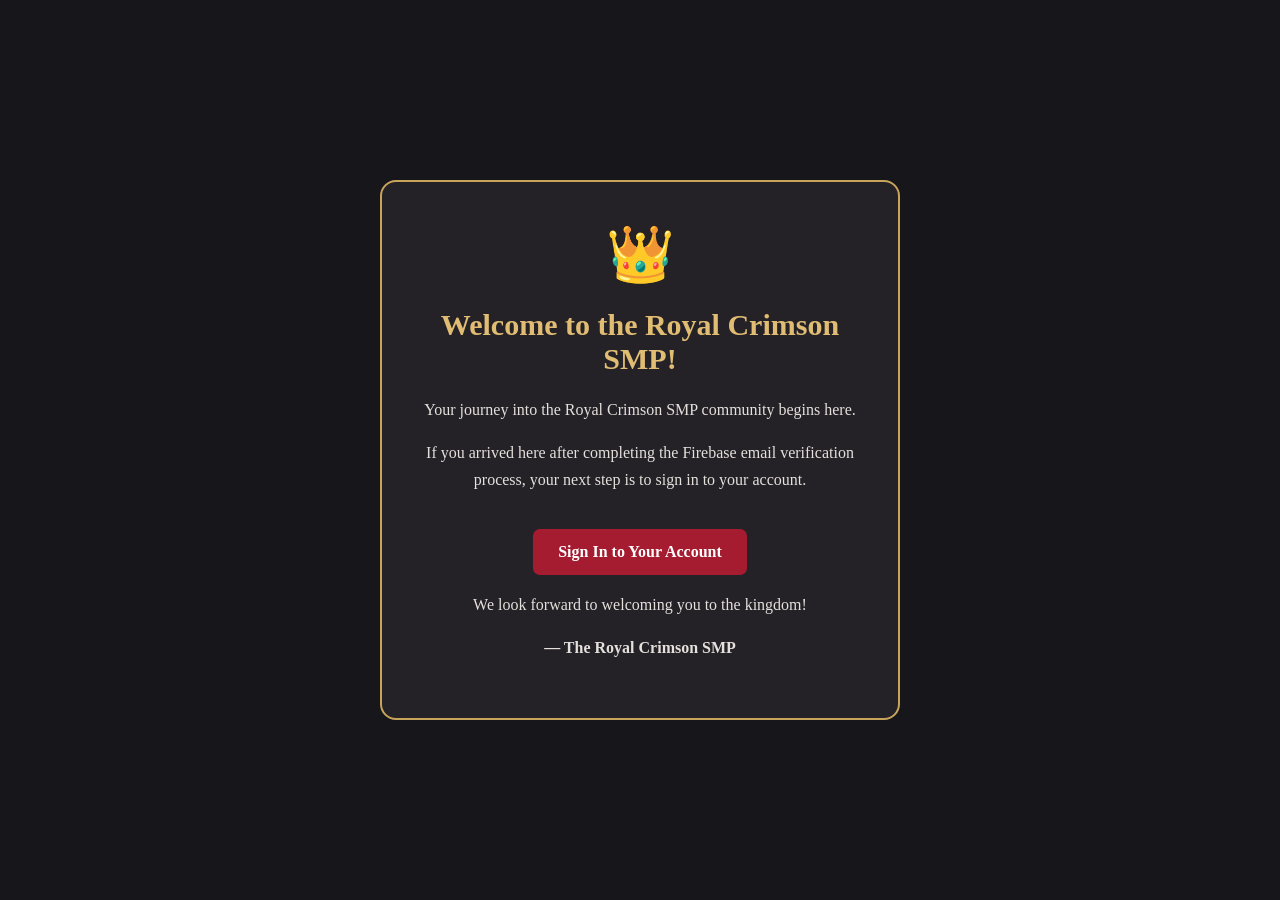
<file: email-verified.html>
<!DOCTYPE html>
<html lang="en">
<head>
  <meta charset="UTF-8">
  <meta name="viewport" content="width=device-width, initial-scale=1.0">
  <title>Welcome | Royal Crimson SMP</title>
  <style>
    * { box-sizing: border-box; }

    body {
      margin: 0;
      min-height: 100vh;
      display: flex;
      align-items: center;
      justify-content: center;
      padding: 20px;
      font-family: Georgia, serif;
      background: #17171b;
      color: #fff;
    }

    .welcome {
      width: 100%;
      max-width: 520px;
      padding: 40px 25px;
      text-align: center;
      background: #242127;
      border: 2px solid #c8a45b;
      border-radius: 16px;
    }

    .crown {
      font-size: 55px;
    }

    h1 {
      color: #e0bd72;
      font-size: 30px;
    }

    p {
      color: #e5e0dc;
      line-height: 1.7;
    }

    a {
      display: inline-block;
      margin-top: 20px;
      padding: 14px 25px;
      background: #a51c30;
      color: white;
      text-decoration: none;
      border-radius: 7px;
      font-weight: bold;
    }

    a:hover {
      background: #c52a40;
    }
  </style>
</head>
<body>
  <main class="welcome">
    <div class="crown">👑</div>

    <h1>Welcome to the Royal Crimson SMP!</h1>

    <p>
      Your journey into the Royal Crimson SMP community
      begins here.
    </p>

    <p>
      If you arrived here after completing the Firebase
      email verification process, your next step is to
      sign in to your account.
    </p>

    <a href="member-login.html">Sign In to Your Account</a>

    <p>We look forward to welcoming you to the kingdom!</p>

    <p><strong>— The Royal Crimson SMP</strong></p>
  </main>
</body>
</html>
</file>
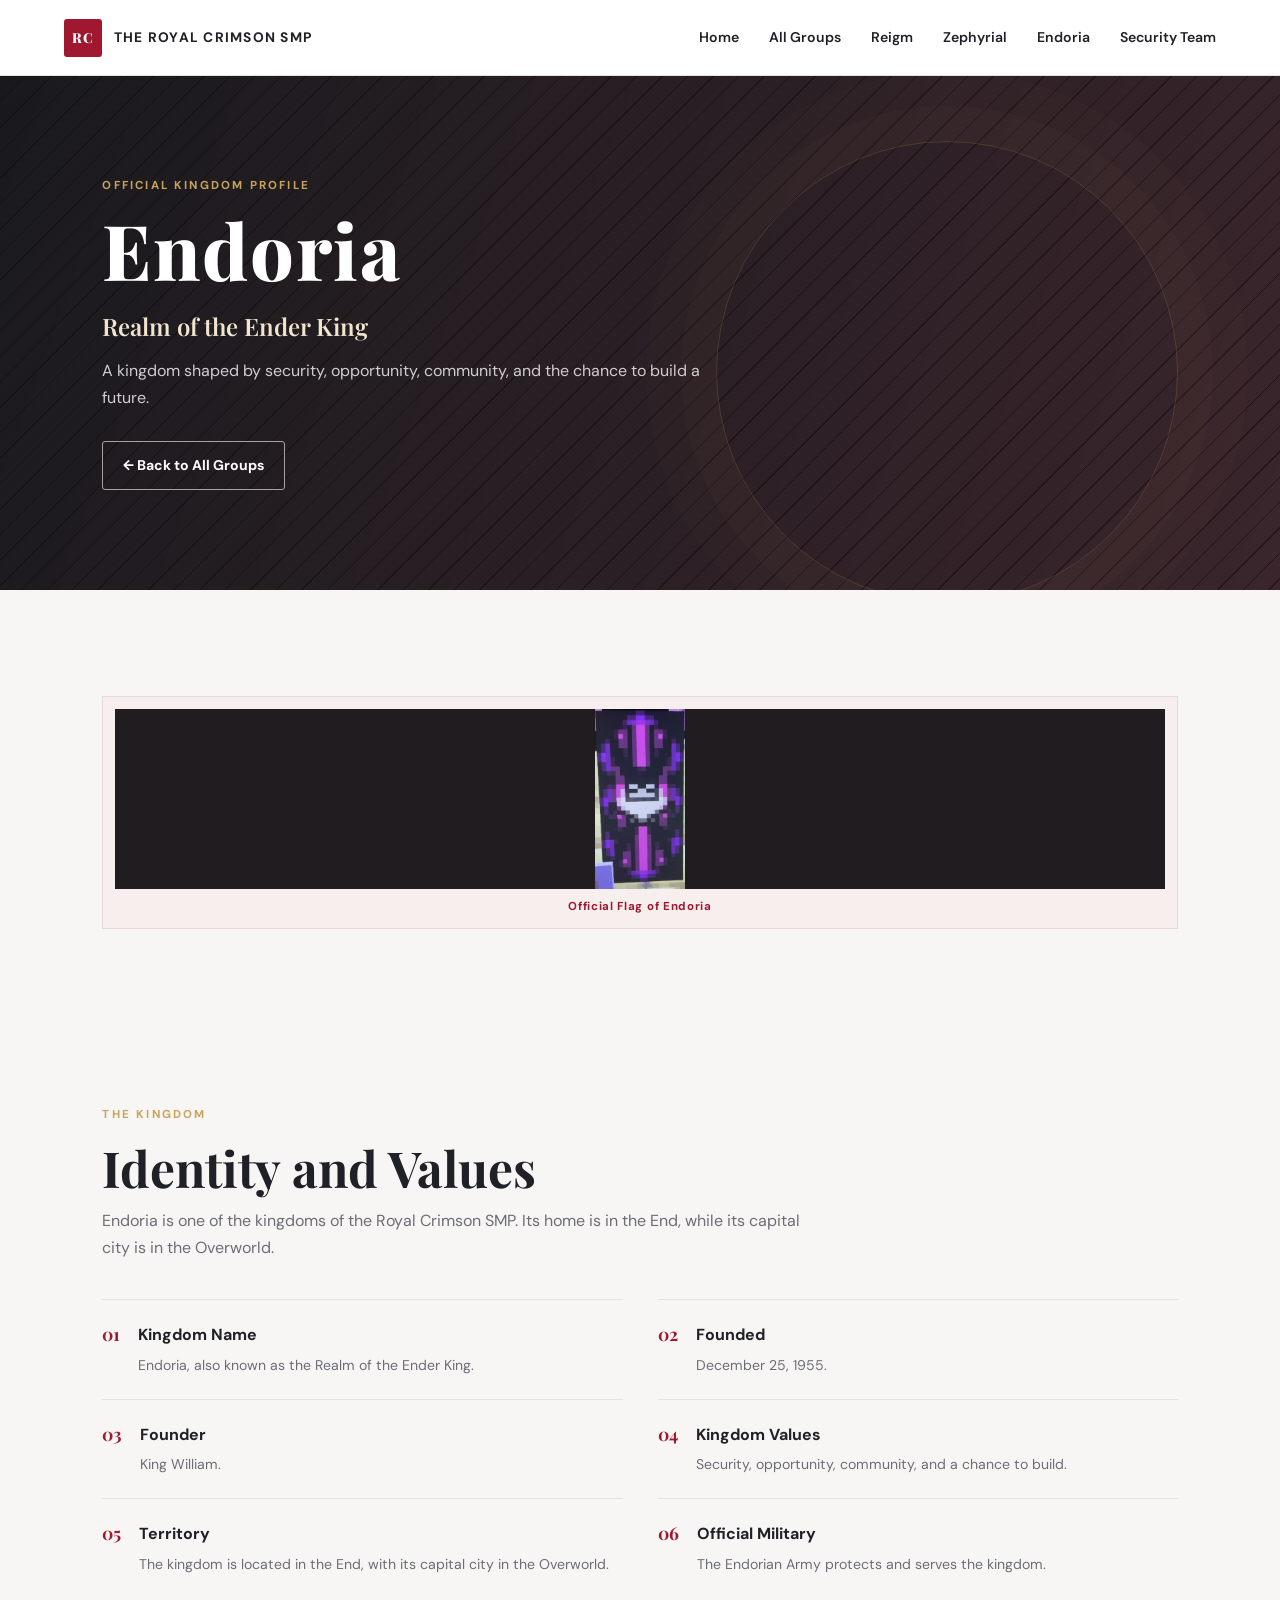
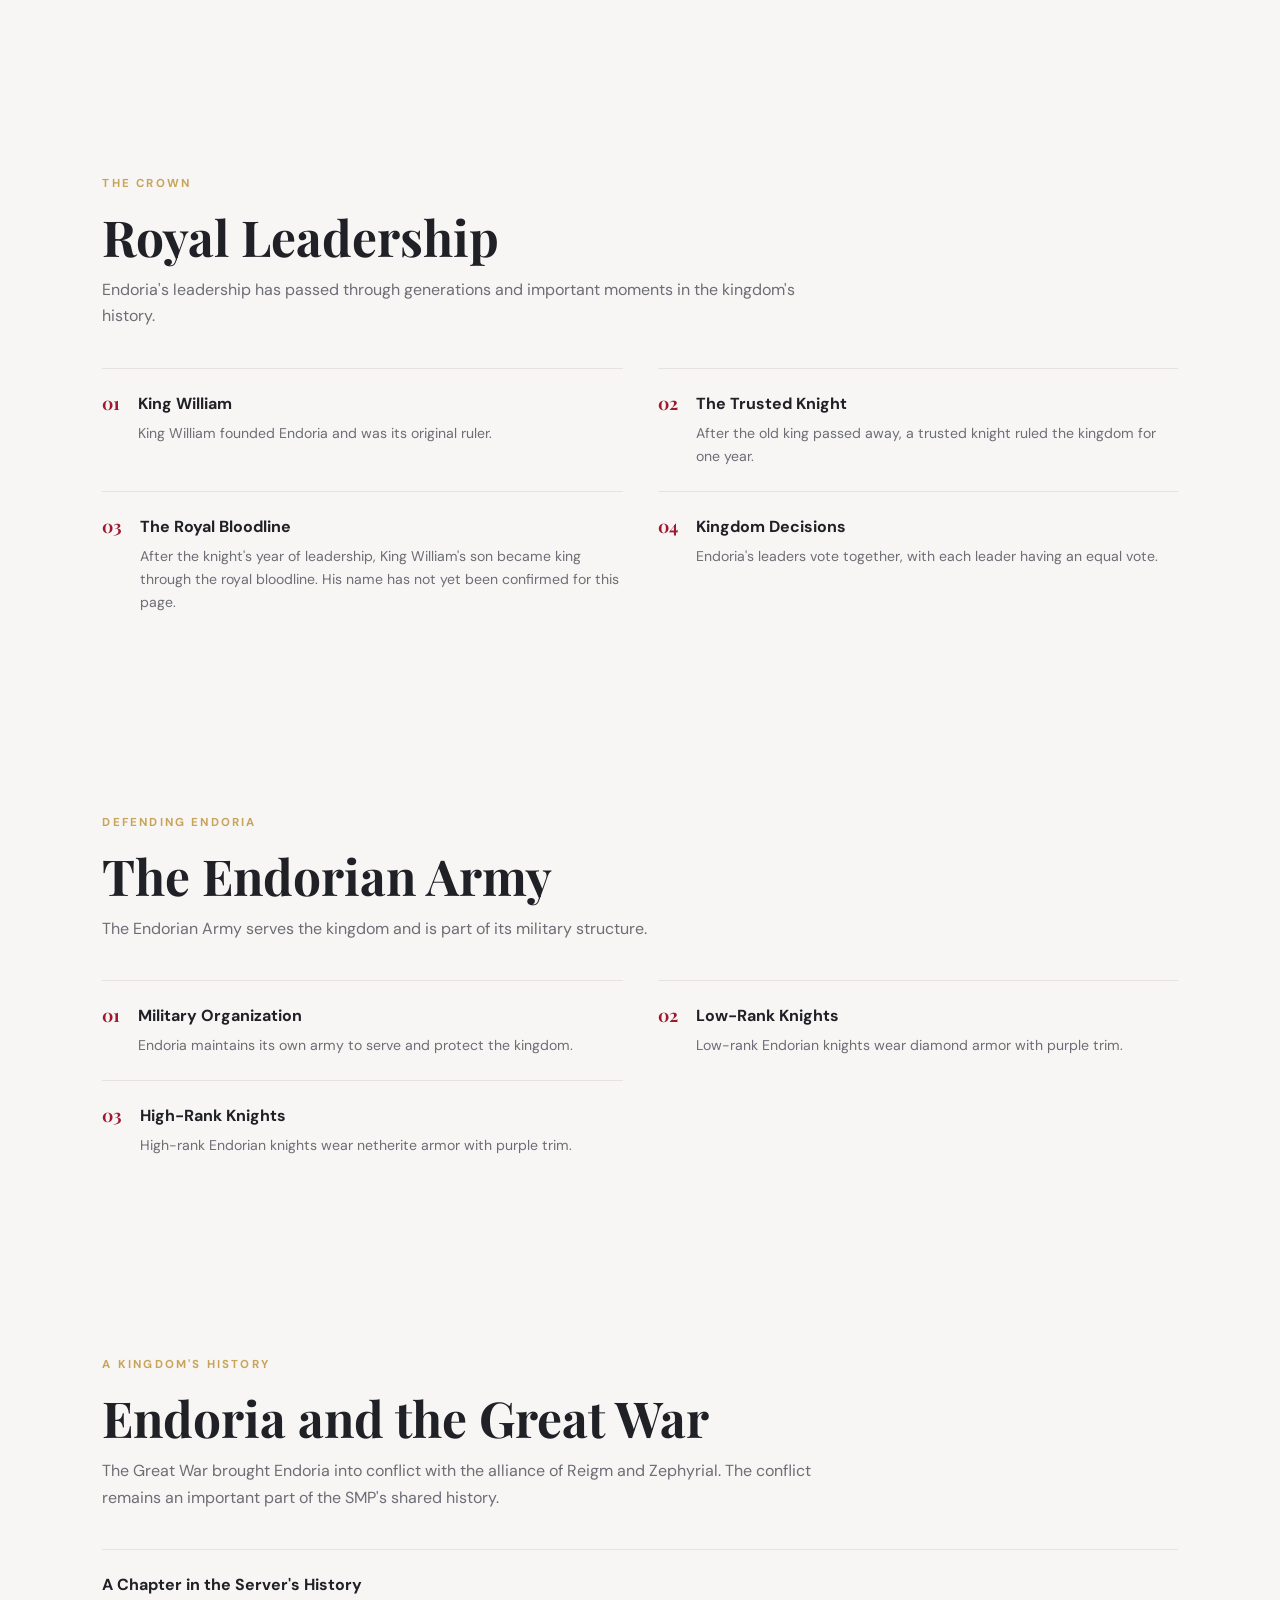
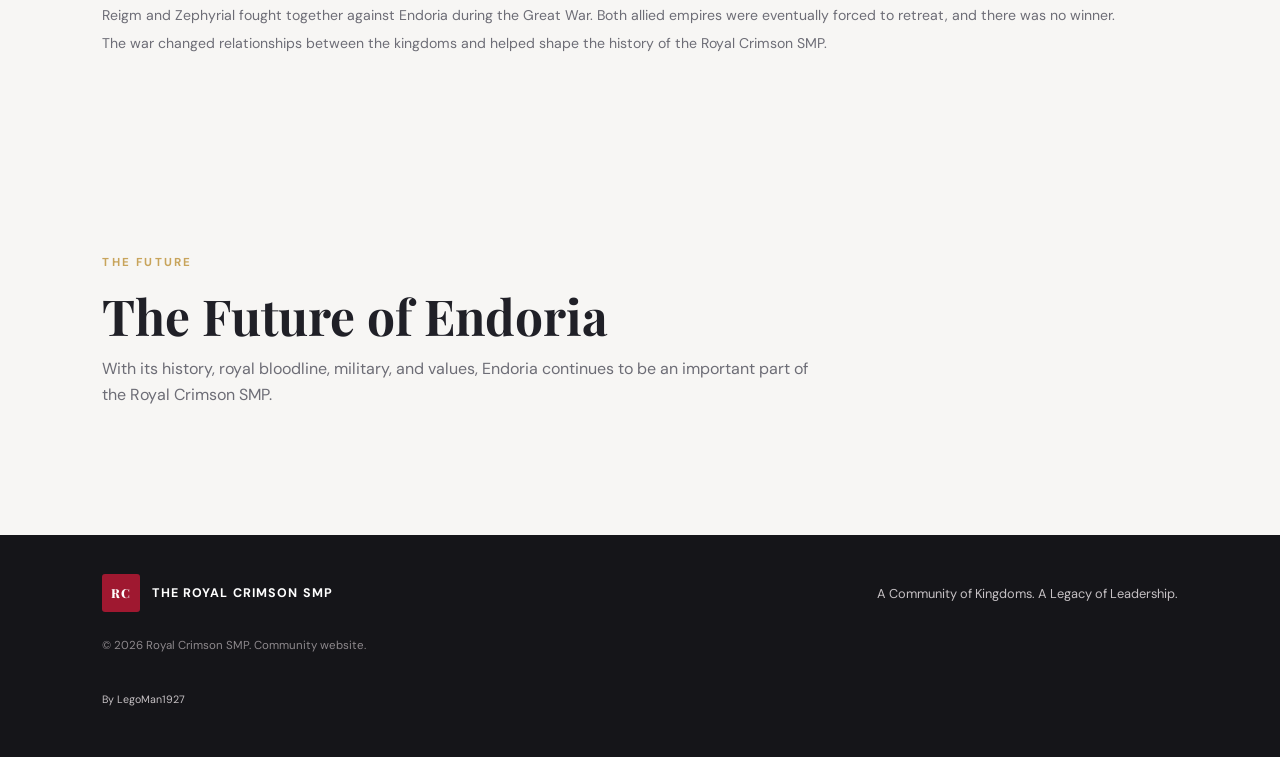
<file: endoria.html>
<!doctype html>
<html lang="en">
<head>
  <meta charset="utf-8">
  <meta name="viewport" content="width=device-width, initial-scale=1">
  <meta name="description" content="Discover the history, leadership, military, and territory of Endoria in the Royal Crimson SMP.">
  <title>Endoria | Royal Crimson SMP</title>
  <link rel="stylesheet" href="style.css">
</head>
<body>

<header class="site-header">
  <a class="brand" href="index.html">
    <span class="brand-mark">RC</span>
    <span>THE ROYAL CRIMSON SMP</span>
  </a>

  <button class="menu-toggle" aria-label="Toggle navigation" aria-expanded="false">☰</button>

  <nav class="nav" aria-label="Main navigation">
    <a href="index.html">Home</a>
    <a href="index.html#groups">All Groups</a>
    <a href="reigm-empire.html">Reigm</a>
    <a href="zephyrial-empire.html">Zephyrial</a>
    <a href="endoria.html">Endoria</a>
    <a href="security-team.html">Security Team</a>
  </nav>
</header>

<main>

  <section class="hero" style="min-height:340px">
    <div class="hero-content">
      <p class="eyebrow">OFFICIAL KINGDOM PROFILE</p>
      <h1>Endoria</h1>
      <p class="hero-subtitle">Realm of the Ender King</p>
      <p class="hero-copy">
        A kingdom shaped by security, opportunity, community,
        and the chance to build a future.
      </p>
      <div class="hero-actions">
        <a class="button button-outline" href="index.html#groups">← Back to All Groups</a>
      </div>
    </div>
  </section>

  <section class="section">
    <figure class="flag-display">
      <img src="endoria-official-flag 2.jpeg" alt="Official Endoria flag">
      <figcaption>Official Flag of Endoria</figcaption>
    </figure>
  </section>

  <section class="section">
    <div class="section-heading">
      <p class="eyebrow">THE KINGDOM</p>
      <h2 class="section-title">Identity and Values</h2>
      <p>
        Endoria is one of the kingdoms of the Royal Crimson SMP.
        Its home is in the End, while its capital city is in
        the Overworld.
      </p>
    </div>

    <div class="rules-grid">

      <article class="rule">
        <span>01</span>
        <div>
          <h3>Kingdom Name</h3>
          <p>Endoria, also known as the Realm of the Ender King.</p>
        </div>
      </article>

      <article class="rule">
        <span>02</span>
        <div>
          <h3>Founded</h3>
          <p>December 25, 1955.</p>
        </div>
      </article>

      <article class="rule">
        <span>03</span>
        <div>
          <h3>Founder</h3>
          <p>King William.</p>
        </div>
      </article>

      <article class="rule">
        <span>04</span>
        <div>
          <h3>Kingdom Values</h3>
          <p>
            Security, opportunity, community, and a chance
            to build.
          </p>
        </div>
      </article>

      <article class="rule">
        <span>05</span>
        <div>
          <h3>Territory</h3>
          <p>
            The kingdom is located in the End, with its
            capital city in the Overworld.
          </p>
        </div>
      </article>

      <article class="rule">
        <span>06</span>
        <div>
          <h3>Official Military</h3>
          <p>The Endorian Army protects and serves the kingdom.</p>
        </div>
      </article>

    </div>
  </section>

  <section class="section">
    <div class="section-heading">
      <p class="eyebrow">THE CROWN</p>
      <h2 class="section-title">Royal Leadership</h2>
      <p>
        Endoria's leadership has passed through generations
        and important moments in the kingdom's history.
      </p>
    </div>

    <div class="rules-grid">

      <article class="rule">
        <span>01</span>
        <div>
          <h3>King William</h3>
          <p>
            King William founded Endoria and was its original
            ruler.
          </p>
        </div>
      </article>

      <article class="rule">
        <span>02</span>
        <div>
          <h3>The Trusted Knight</h3>
          <p>
            After the old king passed away, a trusted knight
            ruled the kingdom for one year.
          </p>
        </div>
      </article>

      <article class="rule">
        <span>03</span>
        <div>
          <h3>The Royal Bloodline</h3>
          <p>
            After the knight's year of leadership, King
            William's son became king through the royal
            bloodline. His name has not yet been confirmed
            for this page.
          </p>
        </div>
      </article>

      <article class="rule">
        <span>04</span>
        <div>
          <h3>Kingdom Decisions</h3>
          <p>
            Endoria's leaders vote together, with each
            leader having an equal vote.
          </p>
        </div>
      </article>

    </div>
  </section>

  <section class="section">
    <div class="section-heading">
      <p class="eyebrow">DEFENDING ENDORIA</p>
      <h2 class="section-title">The Endorian Army</h2>
      <p>
        The Endorian Army serves the kingdom and is part
        of its military structure.
      </p>
    </div>

    <div class="rules-grid">

      <article class="rule">
        <span>01</span>
        <div>
          <h3>Military Organization</h3>
          <p>
            Endoria maintains its own army to serve
            and protect the kingdom.
          </p>
        </div>
      </article>

      <article class="rule">
        <span>02</span>
        <div>
          <h3>Low-Rank Knights</h3>
          <p>
            Low-rank Endorian knights wear diamond armor
            with purple trim.
          </p>
        </div>
      </article>

      <article class="rule">
        <span>03</span>
        <div>
          <h3>High-Rank Knights</h3>
          <p>
            High-rank Endorian knights wear netherite armor
            with purple trim.
          </p>
        </div>
      </article>

    </div>
  </section>

  <section class="section">
    <div class="section-heading">
      <p class="eyebrow">A KINGDOM'S HISTORY</p>
      <h2 class="section-title">Endoria and the Great War</h2>
      <p>
        The Great War brought Endoria into conflict with
        the alliance of Reigm and Zephyrial. The conflict
        remains an important part of the SMP's shared history.
      </p>
    </div>

    <div class="rule">
      <div>
        <h3>A Chapter in the Server's History</h3>
        <p>
          Reigm and Zephyrial fought together against Endoria
          during the Great War. Both allied empires were
          eventually forced to retreat, and there was no winner.
        </p>
        <p>
          The war changed relationships between the kingdoms
          and helped shape the history of the Royal Crimson SMP.
        </p>
      </div>
    </div>
  </section>

  <section class="section">
    <div class="section-heading">
      <p class="eyebrow">THE FUTURE</p>
      <h2 class="section-title">The Future of Endoria</h2>
      <p>
        With its history, royal bloodline, military,
        and values, Endoria continues to be an important
        part of the Royal Crimson SMP.
      </p>
    </div>
  </section>

</main>

<footer class="footer">
  <a class="brand" href="index.html">
    <span class="brand-mark">RC</span>
    <span>THE ROYAL CRIMSON SMP</span>
  </a>

  <p>A Community of Kingdoms. A Legacy of Leadership.</p>
  <small>© <span id="year"></span> Royal Crimson SMP. Community website.</small>
  <p><small>By LegoMan1927</small></p>
</footer>

<script src="script.js"></script>
</body>
</html>
</file>
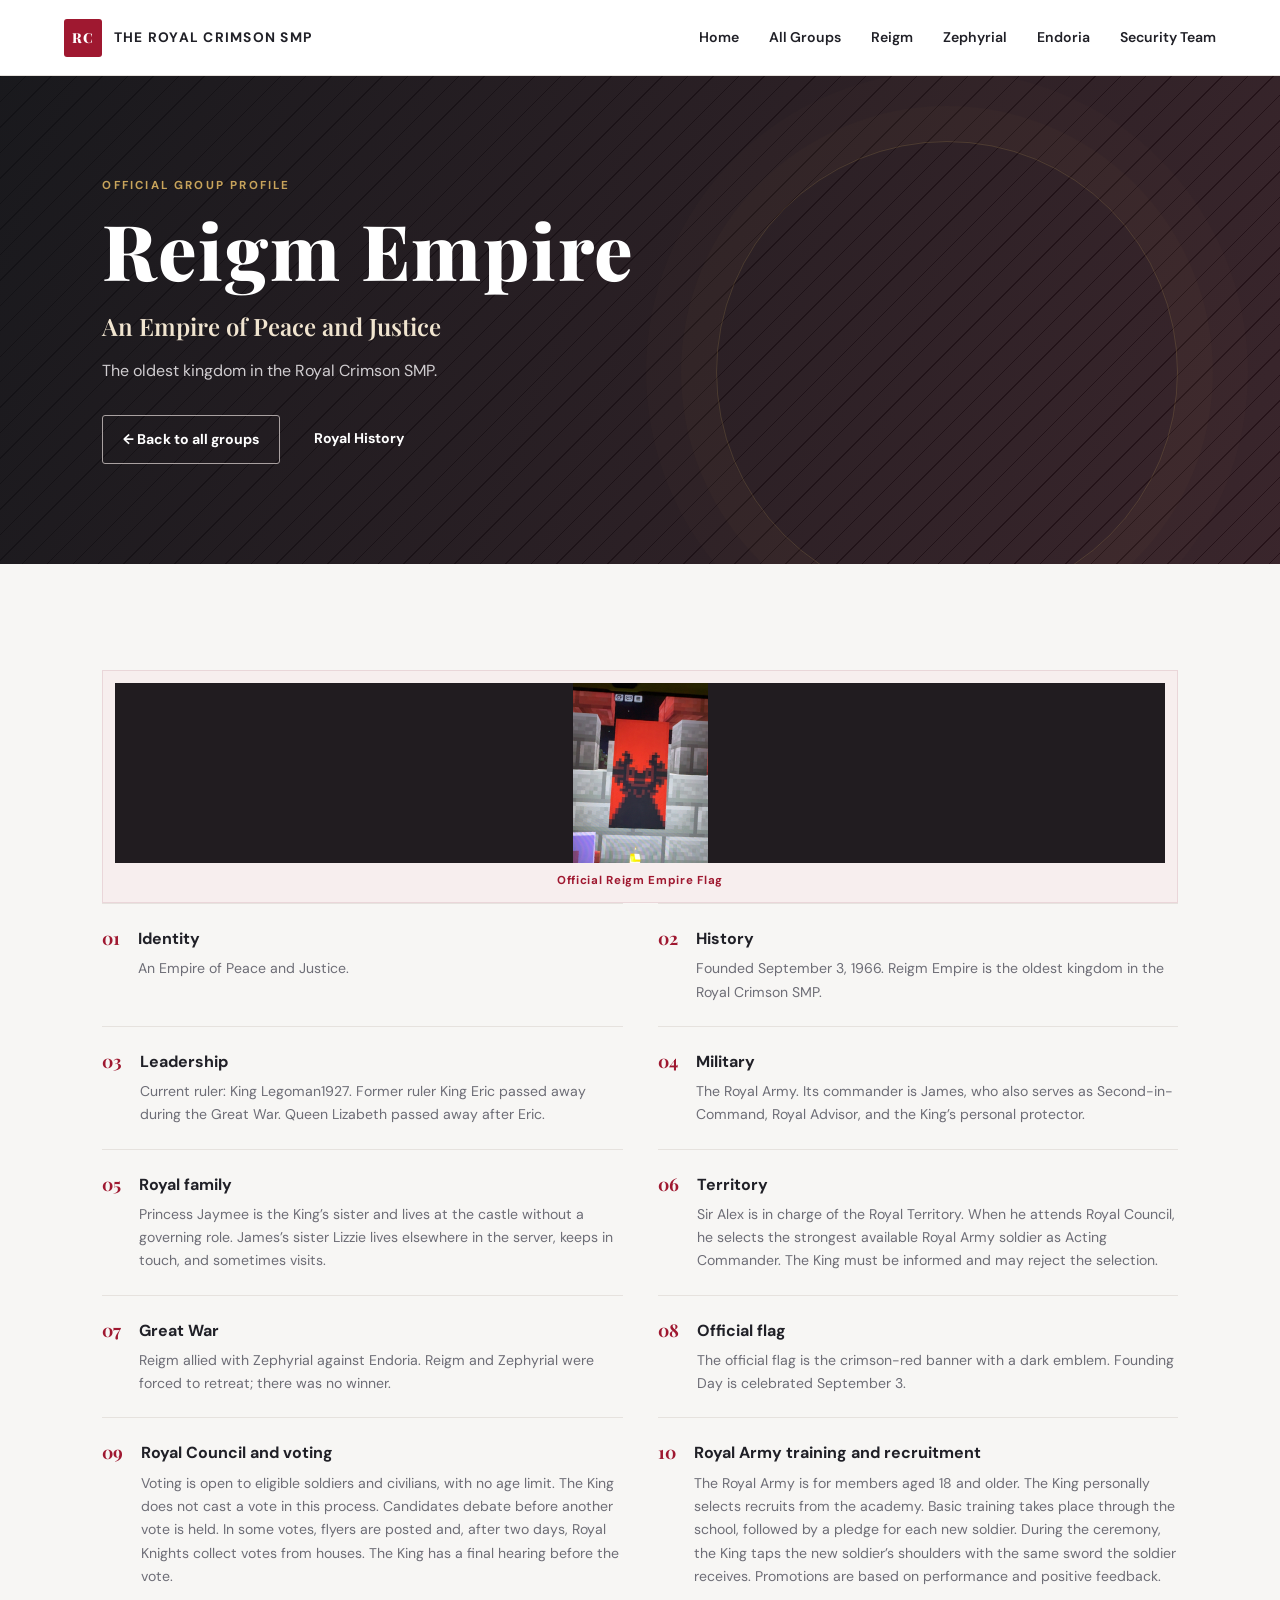
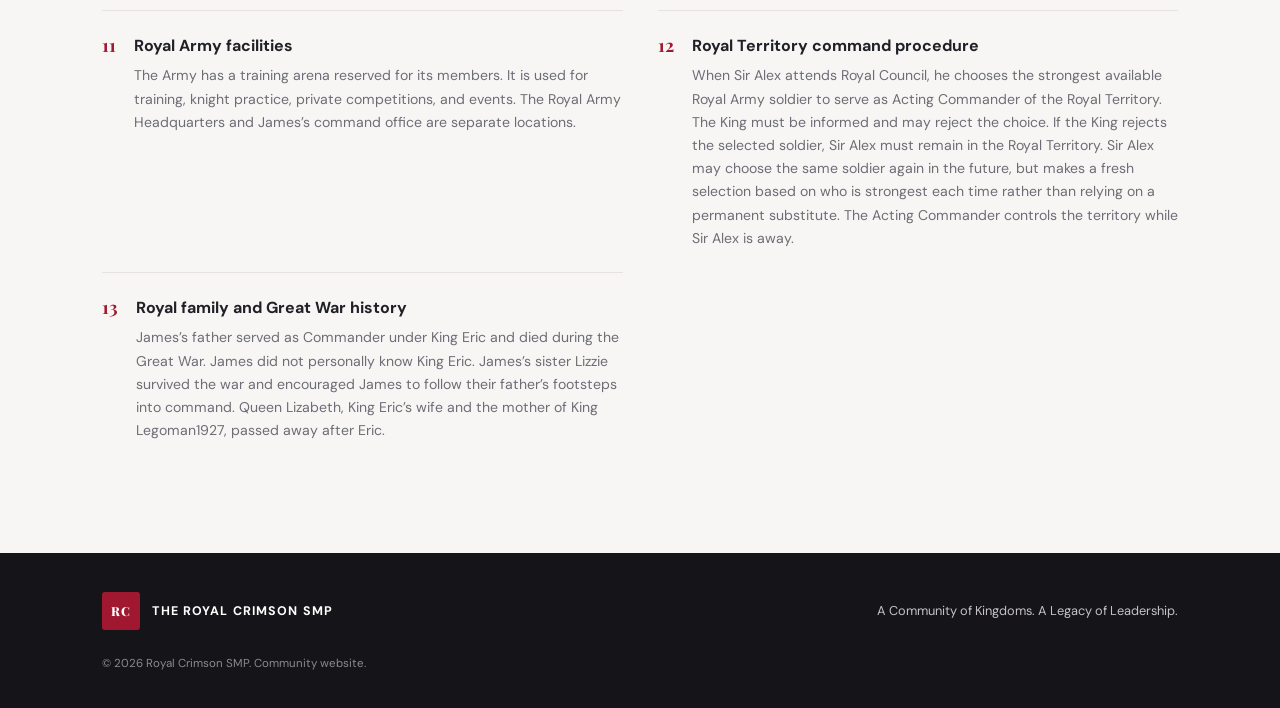
<file: reigm-empire.html>
<!doctype html>
<html lang="en">
<head>
  <meta charset="utf-8">
  <meta name="viewport" content="width=device-width, initial-scale=1">
  <meta name="description" content="Reigm Empire — official Royal Crimson SMP group profile.">
  <title>Reigm Empire | Royal Crimson SMP</title>
  <link rel="stylesheet" href="style.css">
</head>
<body>
<header class="site-header">
  <a class="brand" href="index.html"><span class="brand-mark">RC</span><span>THE ROYAL CRIMSON SMP</span></a>
  <button class="menu-toggle" aria-label="Toggle navigation" aria-expanded="false">☰</button>
  
<nav class="nav" aria-label="Main navigation">
    <a href="index.html">Home</a>
    <a href="index.html#groups">All Groups</a>
    <a href="reigm-empire.html">Reigm</a>
    <a href="zephyrial-empire.html">Zephyrial</a>
    <a href="endoria.html">Endoria</a>
    <a href="security-team.html">Security Team</a>
  </nav>
</header>
<main>
<section class="hero" style="min-height:340px"><div class="hero-content"><p class="eyebrow">OFFICIAL GROUP PROFILE</p><h1>Reigm Empire</h1><p class="hero-subtitle">An Empire of Peace and Justice</p><p class="hero-copy">The oldest kingdom in the Royal Crimson SMP.</p><div class="hero-actions"><a class="button button-outline" href="index.html#groups">← Back to all groups</a><a class="button" href="reigm-history.html">Royal History</a></div></div></section>
<section class="section"><figure class="flag-display"><img src="reigm-empire-official-flag 2.jpeg" alt="Official Reigm Empire flag"><figcaption>Official Reigm Empire Flag</figcaption></figure><div class="rules-grid"><article class="rule"><span>01</span><div><h3>Identity</h3><p>An Empire of Peace and Justice.</p></div></article><article class="rule"><span>02</span><div><h3>History</h3><p>Founded September 3, 1966. Reigm Empire is the oldest kingdom in the Royal Crimson SMP.</p></div></article><article class="rule"><span>03</span><div><h3>Leadership</h3><p>Current ruler: King Legoman1927. Former ruler King Eric passed away during the Great War. Queen Lizabeth passed away after Eric.</p></div></article><article class="rule"><span>04</span><div><h3>Military</h3><p>The Royal Army. Its commander is James, who also serves as Second-in-Command, Royal Advisor, and the King’s personal protector.</p></div></article><article class="rule"><span>05</span><div><h3>Royal family</h3><p>Princess Jaymee is the King’s sister and lives at the castle without a governing role. James’s sister Lizzie lives elsewhere in the server, keeps in touch, and sometimes visits.</p></div></article><article class="rule"><span>06</span><div><h3>Territory</h3><p>Sir Alex is in charge of the Royal Territory. When he attends Royal Council, he selects the strongest available Royal Army soldier as Acting Commander. The King must be informed and may reject the selection.</p></div></article><article class="rule"><span>07</span><div><h3>Great War</h3><p>Reigm allied with Zephyrial against Endoria. Reigm and Zephyrial were forced to retreat; there was no winner.</p></div></article><article class="rule"><span>08</span><div><h3>Official flag</h3><p>The official flag is the crimson-red banner with a dark emblem. Founding Day is celebrated September 3.</p></div></article><article class="rule"><span>09</span><div><h3>Royal Council and voting</h3><p>Voting is open to eligible soldiers and civilians, with no age limit. The King does not cast a vote in this process. Candidates debate before another vote is held. In some votes, flyers are posted and, after two days, Royal Knights collect votes from houses. The King has a final hearing before the vote.</p></div></article>
<article class="rule"><span>10</span><div><h3>Royal Army training and recruitment</h3><p>The Royal Army is for members aged 18 and older. The King personally selects recruits from the academy. Basic training takes place through the school, followed by a pledge for each new soldier. During the ceremony, the King taps the new soldier’s shoulders with the same sword the soldier receives. Promotions are based on performance and positive feedback.</p></div></article>
<article class="rule"><span>11</span><div><h3>Royal Army facilities</h3><p>The Army has a training arena reserved for its members. It is used for training, knight practice, private competitions, and events. The Royal Army Headquarters and James’s command office are separate locations.</p></div></article>
<article class="rule"><span>12</span><div><h3>Royal Territory command procedure</h3><p>When Sir Alex attends Royal Council, he chooses the strongest available Royal Army soldier to serve as Acting Commander of the Royal Territory. The King must be informed and may reject the choice. If the King rejects the selected soldier, Sir Alex must remain in the Royal Territory. Sir Alex may choose the same soldier again in the future, but makes a fresh selection based on who is strongest each time rather than relying on a permanent substitute. The Acting Commander controls the territory while Sir Alex is away.</p></div></article>
<article class="rule"><span>13</span><div><h3>Royal family and Great War history</h3><p>James’s father served as Commander under King Eric and died during the Great War. James did not personally know King Eric. James’s sister Lizzie survived the war and encouraged James to follow their father’s footsteps into command. Queen Lizabeth, King Eric’s wife and the mother of King Legoman1927, passed away after Eric.</p></div></article>
</div></section>
</main>
<footer class="footer"><a class="brand" href="index.html"><span class="brand-mark">RC</span><span>THE ROYAL CRIMSON SMP</span></a><p>A Community of Kingdoms. A Legacy of Leadership.</p><small>© <span id="year"></span> Royal Crimson SMP. Community website.</small></footer>
<script src="script.js"></script>
</body></html>
</file>
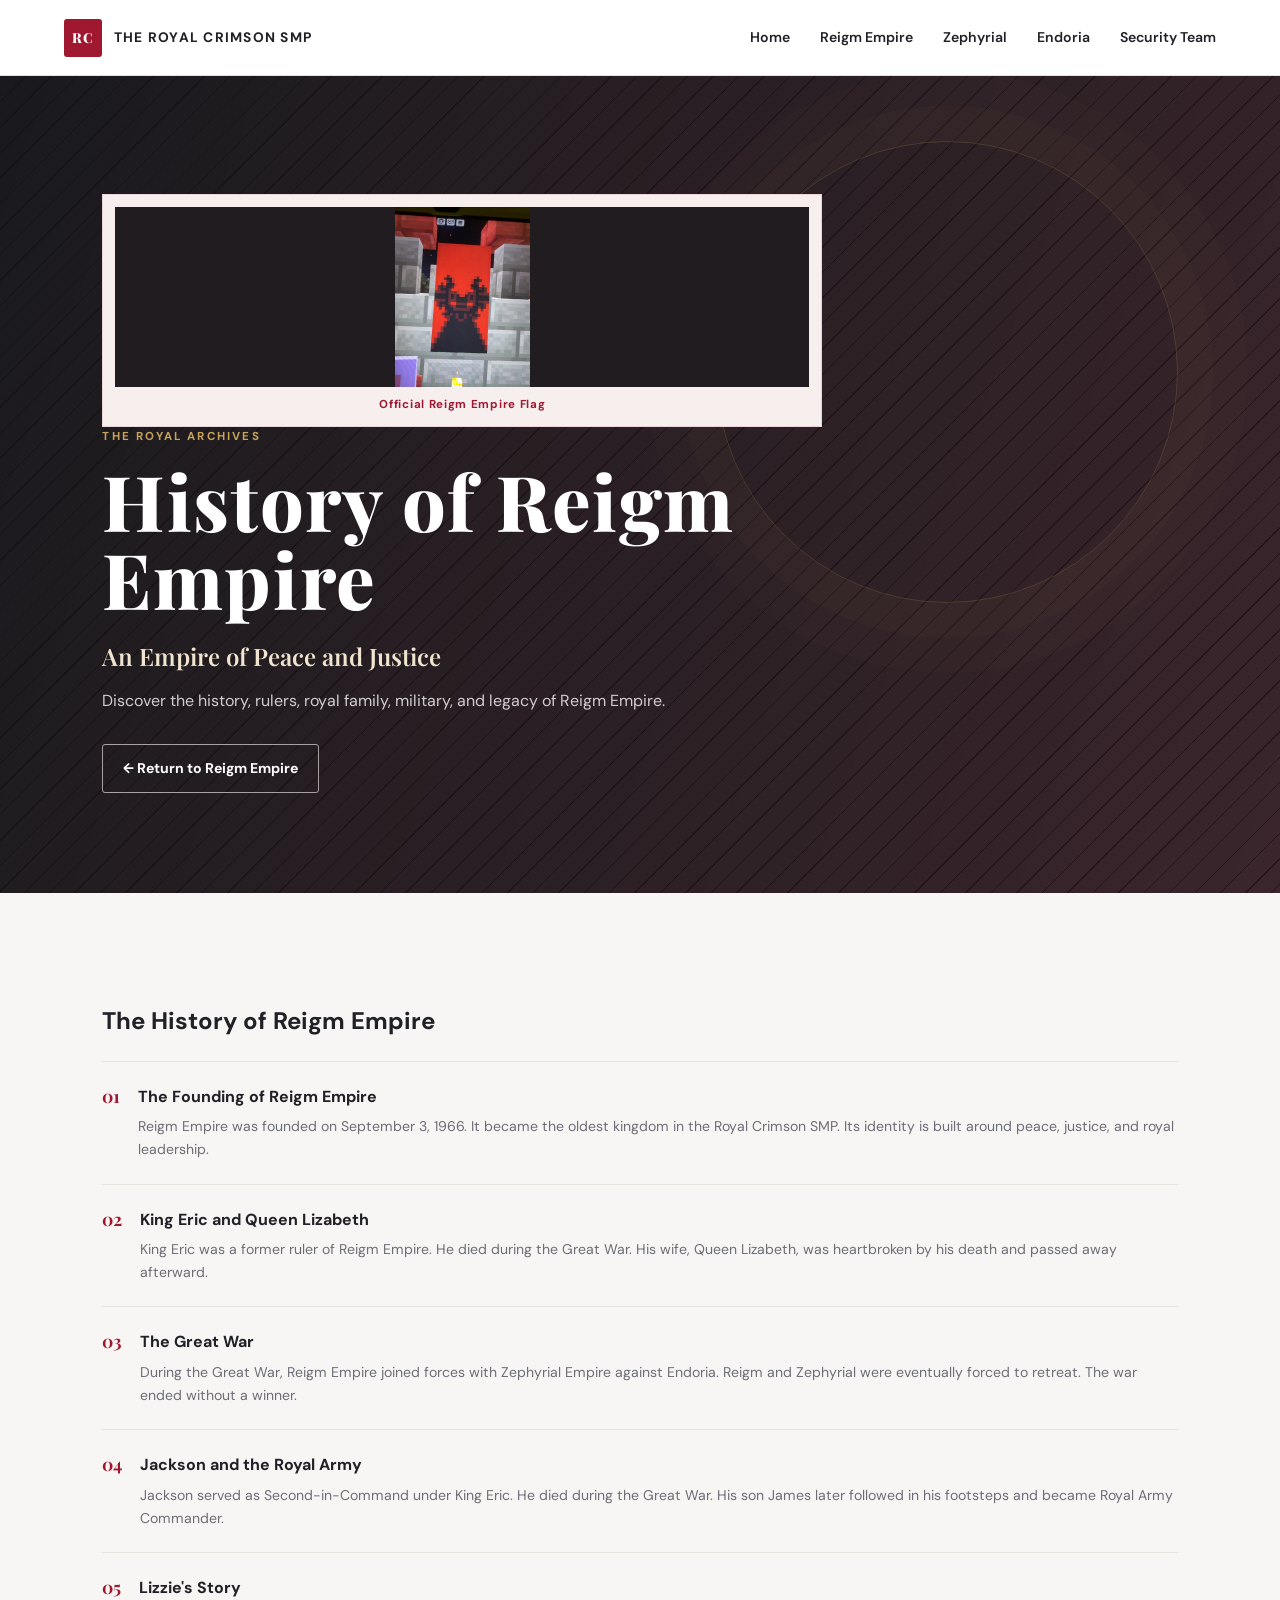
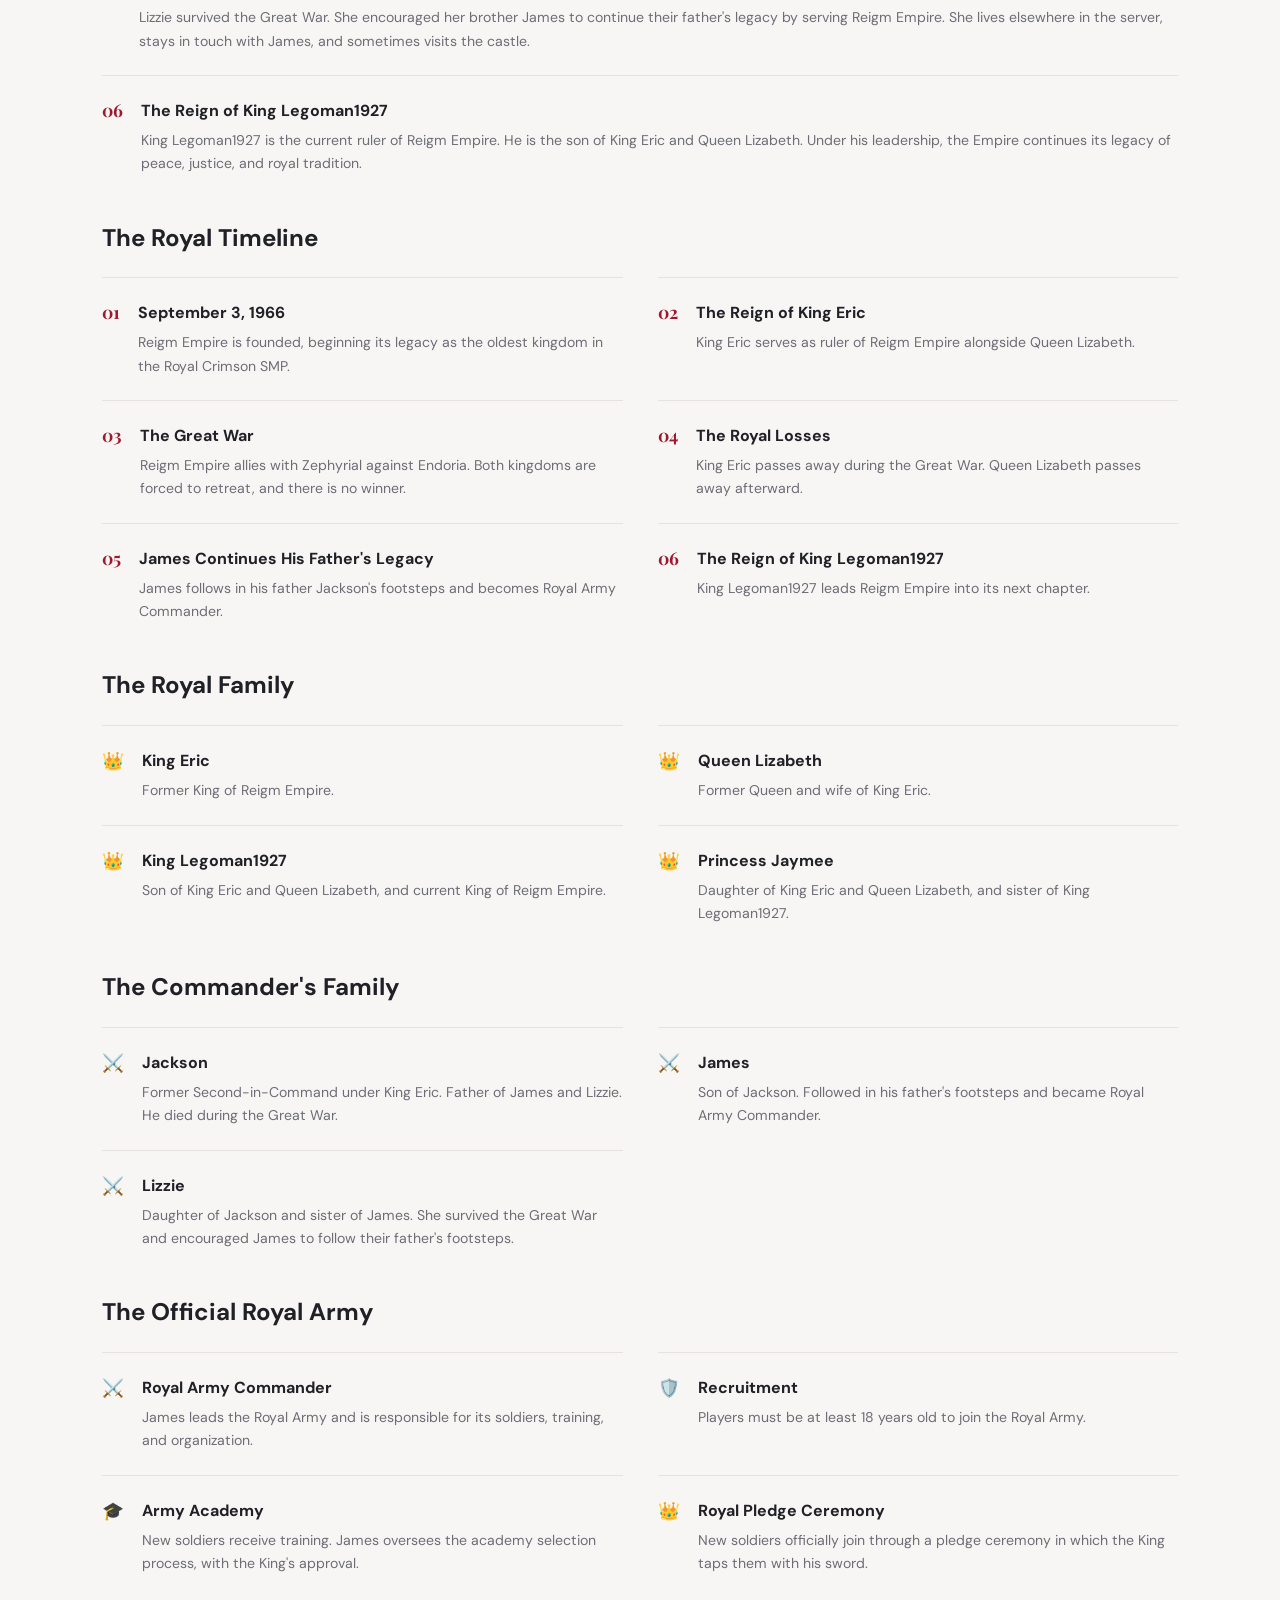
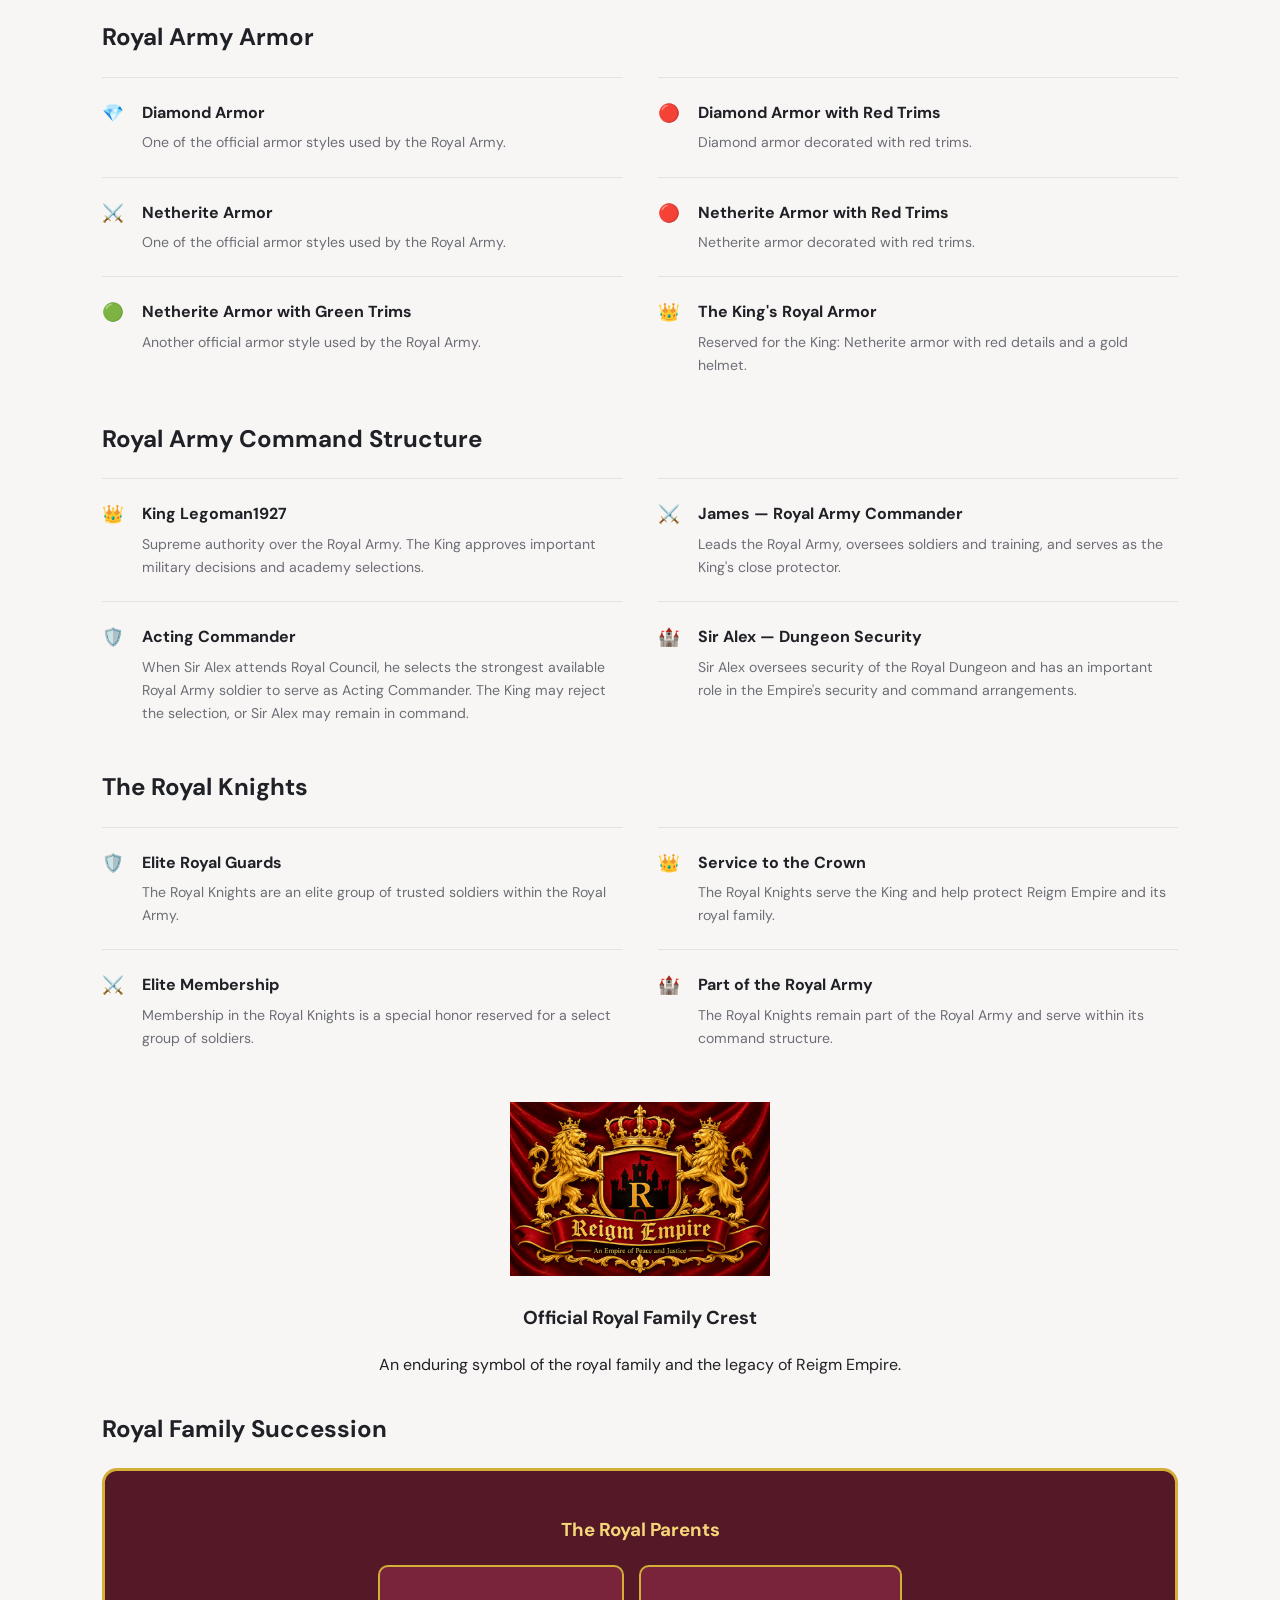
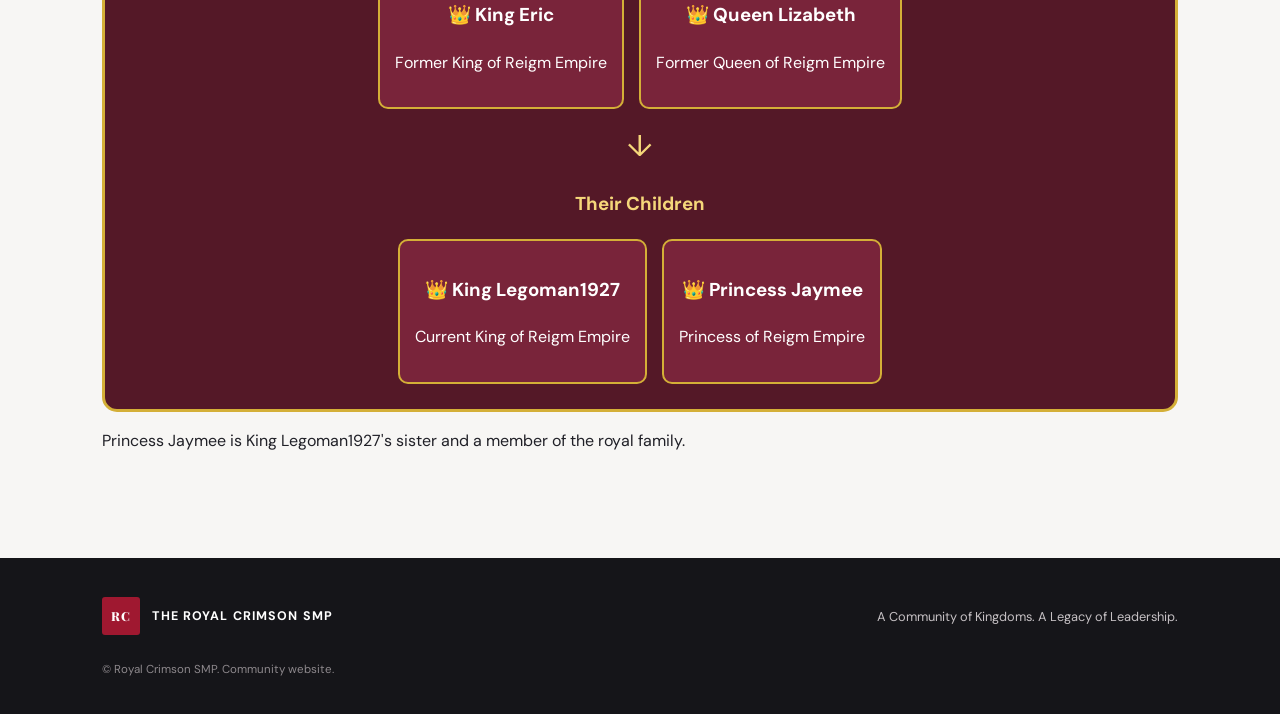
<file: reigm-history.html>
<!DOCTYPE html>
<html lang="en">
<head>
  <meta charset="UTF-8">
  <meta name="viewport" content="width=device-width, initial-scale=1">
  <title>Reigm Empire History | Royal Crimson SMP</title>
  <link rel="stylesheet" href="style.css">
</head>

<body>

<header class="site-header">
  <a class="brand" href="index.html">
    <span class="brand-mark">RC</span>
    <span>THE ROYAL CRIMSON SMP</span>
  </a>

  <nav class="nav">
    <a href="index.html">Home</a>
    <a href="reigm-empire.html">Reigm Empire</a>
    <a href="zephyrial-empire.html">Zephyrial</a>
    <a href="endoria.html">Endoria</a>
    <a href="security-team.html">Security Team</a>
  </nav>
</header>

<main>

<section class="hero">
  <div class="hero-content">

    <figure class="flag-display">
      <img src="reigm-empire-official-flag 2.jpeg"
           alt="Official Reigm Empire flag">
      <figcaption>Official Reigm Empire Flag</figcaption>
    </figure>

    <p class="eyebrow">THE ROYAL ARCHIVES</p>
    <h1>History of Reigm Empire</h1>
    <p class="hero-subtitle">An Empire of Peace and Justice</p>
    <p class="hero-copy">
      Discover the history, rulers, royal family, military,
      and legacy of Reigm Empire.
    </p>

    <div class="hero-actions">
      <a class="button button-outline" href="reigm-empire.html">
        ← Return to Reigm Empire
      </a>
    </div>

  </div>
</section>

<section class="section">

  <h2 class="section-title">The History of Reigm Empire</h2>

  <article class="rule">
    <span>01</span>
    <div>
      <h3>The Founding of Reigm Empire</h3>
      <p>
        Reigm Empire was founded on September 3, 1966.
        It became the oldest kingdom in the Royal Crimson SMP.
        Its identity is built around peace, justice, and royal leadership.
      </p>
    </div>
  </article>

  <article class="rule">
    <span>02</span>
    <div>
      <h3>King Eric and Queen Lizabeth</h3>
      <p>
        King Eric was a former ruler of Reigm Empire.
        He died during the Great War.
        His wife, Queen Lizabeth, was heartbroken by his death
        and passed away afterward.
      </p>
    </div>
  </article>

  <article class="rule">
    <span>03</span>
    <div>
      <h3>The Great War</h3>
      <p>
        During the Great War, Reigm Empire joined forces with
        Zephyrial Empire against Endoria.
        Reigm and Zephyrial were eventually forced to retreat.
        The war ended without a winner.
      </p>
    </div>
  </article>

  <article class="rule">
    <span>04</span>
    <div>
      <h3>Jackson and the Royal Army</h3>
      <p>
        Jackson served as Second-in-Command under King Eric.
        He died during the Great War.
        His son James later followed in his footsteps
        and became Royal Army Commander.
      </p>
    </div>
  </article>

  <article class="rule">
    <span>05</span>
    <div>
      <h3>Lizzie's Story</h3>
      <p>
        Lizzie survived the Great War.
        She encouraged her brother James to continue their
        father's legacy by serving Reigm Empire.
        She lives elsewhere in the server, stays in touch
        with James, and sometimes visits the castle.
      </p>
    </div>
  </article>

  <article class="rule">
    <span>06</span>
    <div>
      <h3>The Reign of King Legoman1927</h3>
      <p>
        King Legoman1927 is the current ruler of Reigm Empire.
        He is the son of King Eric and Queen Lizabeth.
        Under his leadership, the Empire continues its legacy
        of peace, justice, and royal tradition.
      </p>
    </div>
  </article>

  <h2 class="section-title">The Royal Timeline</h2>

  <div class="rules-grid">

    <article class="rule">
      <span>01</span>
      <div>
        <h3>September 3, 1966</h3>
        <p>Reigm Empire is founded, beginning its legacy as the oldest kingdom in the Royal Crimson SMP.</p>
      </div>
    </article>

    <article class="rule">
      <span>02</span>
      <div>
        <h3>The Reign of King Eric</h3>
        <p>King Eric serves as ruler of Reigm Empire alongside Queen Lizabeth.</p>
      </div>
    </article>

    <article class="rule">
      <span>03</span>
      <div>
        <h3>The Great War</h3>
        <p>Reigm Empire allies with Zephyrial against Endoria. Both kingdoms are forced to retreat, and there is no winner.</p>
      </div>
    </article>

    <article class="rule">
      <span>04</span>
      <div>
        <h3>The Royal Losses</h3>
        <p>King Eric passes away during the Great War. Queen Lizabeth passes away afterward.</p>
      </div>
    </article>

    <article class="rule">
      <span>05</span>
      <div>
        <h3>James Continues His Father's Legacy</h3>
        <p>James follows in his father Jackson's footsteps and becomes Royal Army Commander.</p>
      </div>
    </article>

    <article class="rule">
      <span>06</span>
      <div>
        <h3>The Reign of King Legoman1927</h3>
        <p>King Legoman1927 leads Reigm Empire into its next chapter.</p>
      </div>
    </article>

  </div>

  <h2 class="section-title">The Royal Family</h2>

  <div class="rules-grid">

    <article class="rule">
      <span>👑</span>
      <div>
        <h3>King Eric</h3>
        <p>Former King of Reigm Empire.</p>
      </div>
    </article>

    <article class="rule">
      <span>👑</span>
      <div>
        <h3>Queen Lizabeth</h3>
        <p>Former Queen and wife of King Eric.</p>
      </div>
    </article>

    <article class="rule">
      <span>👑</span>
      <div>
        <h3>King Legoman1927</h3>
        <p>Son of King Eric and Queen Lizabeth, and current King of Reigm Empire.</p>
      </div>
    </article>

    <article class="rule">
      <span>👑</span>
      <div>
        <h3>Princess Jaymee</h3>
        <p>Daughter of King Eric and Queen Lizabeth, and sister of King Legoman1927.</p>
      </div>
    </article>

  </div>

  <h2 class="section-title">The Commander's Family</h2>

  <div class="rules-grid">

    <article class="rule">
      <span>⚔️</span>
      <div>
        <h3>Jackson</h3>
        <p>Former Second-in-Command under King Eric. Father of James and Lizzie. He died during the Great War.</p>
      </div>
    </article>

    <article class="rule">
      <span>⚔️</span>
      <div>
        <h3>James</h3>
        <p>Son of Jackson. Followed in his father's footsteps and became Royal Army Commander.</p>
      </div>
    </article>

    <article class="rule">
      <span>⚔️</span>
      <div>
        <h3>Lizzie</h3>
        <p>Daughter of Jackson and sister of James. She survived the Great War and encouraged James to follow their father's footsteps.</p>
      </div>
    </article>

  </div>

  <h2 class="section-title">The Official Royal Army</h2>

  <div class="rules-grid">

    <article class="rule">
      <span>⚔️</span>
      <div>
        <h3>Royal Army Commander</h3>
        <p>James leads the Royal Army and is responsible for its soldiers, training, and organization.</p>
      </div>
    </article>

    <article class="rule">
      <span>🛡️</span>
      <div>
        <h3>Recruitment</h3>
        <p>Players must be at least 18 years old to join the Royal Army.</p>
      </div>
    </article>

    <article class="rule">
      <span>🎓</span>
      <div>
        <h3>Army Academy</h3>
        <p>New soldiers receive training. James oversees the academy selection process, with the King's approval.</p>
      </div>
    </article>

    <article class="rule">
      <span>👑</span>
      <div>
        <h3>Royal Pledge Ceremony</h3>
        <p>New soldiers officially join through a pledge ceremony in which the King taps them with his sword.</p>
      </div>
    </article>

  </div>

  <h2 class="section-title">Royal Army Armor</h2>

  <div class="rules-grid">

    <article class="rule">
      <span>💎</span>
      <div>
        <h3>Diamond Armor</h3>
        <p>One of the official armor styles used by the Royal Army.</p>
      </div>
    </article>

    <article class="rule">
      <span>🔴</span>
      <div>
        <h3>Diamond Armor with Red Trims</h3>
        <p>Diamond armor decorated with red trims.</p>
      </div>
    </article>

    <article class="rule">
      <span>⚔️</span>
      <div>
        <h3>Netherite Armor</h3>
        <p>One of the official armor styles used by the Royal Army.</p>
      </div>
    </article>

    <article class="rule">
      <span>🔴</span>
      <div>
        <h3>Netherite Armor with Red Trims</h3>
        <p>Netherite armor decorated with red trims.</p>
      </div>
    </article>

    <article class="rule">
      <span>🟢</span>
      <div>
        <h3>Netherite Armor with Green Trims</h3>
        <p>Another official armor style used by the Royal Army.</p>
      </div>
    </article>

    <article class="rule">
      <span>👑</span>
      <div>
        <h3>The King's Royal Armor</h3>
        <p>Reserved for the King: Netherite armor with red details and a gold helmet.</p>
      </div>
    </article>

  </div>

  <h2 class="section-title">Royal Army Command Structure</h2>

  <div class="rules-grid">

    <article class="rule">
      <span>👑</span>
      <div>
        <h3>King Legoman1927</h3>
        <p>Supreme authority over the Royal Army. The King approves important military decisions and academy selections.</p>
      </div>
    </article>

    <article class="rule">
      <span>⚔️</span>
      <div>
        <h3>James — Royal Army Commander</h3>
        <p>Leads the Royal Army, oversees soldiers and training, and serves as the King's close protector.</p>
      </div>
    </article>

    <article class="rule">
      <span>🛡️</span>
      <div>
        <h3>Acting Commander</h3>
        <p>When Sir Alex attends Royal Council, he selects the strongest available Royal Army soldier to serve as Acting Commander. The King may reject the selection, or Sir Alex may remain in command.</p>
      </div>
    </article>

    <article class="rule">
      <span>🏰</span>
      <div>
        <h3>Sir Alex — Dungeon Security</h3>
        <p>Sir Alex oversees security of the Royal Dungeon and has an important role in the Empire's security and command arrangements.</p>
      </div>
    </article>

  </div>

  <h2 class="section-title">The Royal Knights</h2>

  <div class="rules-grid">

    <article class="rule">
      <span>🛡️</span>
      <div>
        <h3>Elite Royal Guards</h3>
        <p>The Royal Knights are an elite group of trusted soldiers within the Royal Army.</p>
      </div>
    </article>

    <article class="rule">
      <span>👑</span>
      <div>
        <h3>Service to the Crown</h3>
        <p>The Royal Knights serve the King and help protect Reigm Empire and its royal family.</p>
      </div>
    </article>

    <article class="rule">
      <span>⚔️</span>
      <div>
        <h3>Elite Membership</h3>
        <p>Membership in the Royal Knights is a special honor reserved for a select group of soldiers.</p>
      </div>
    </article>

    <article class="rule">
      <span>🏰</span>
      <div>
        <h3>Part of the Royal Army</h3>
        <p>The Royal Knights remain part of the Royal Army and serve within its command structure.</p>
      </div>
    </article>

  </div>

  <div style="text-align:center; margin:30px auto;">
    <img src="reigm-royal-family-crest.png"
         alt="Official Reigm Empire Royal Family Crest"
         style="width:260px; max-width:90%; height:auto;">
    <h3>Official Royal Family Crest</h3>
    <p>An enduring symbol of the royal family and the legacy of Reigm Empire.</p>
  </div>

  <h2 class="section-title">Royal Family Succession</h2>

  <div style="background:#541827; border:3px solid #D4AF37; border-radius:15px; padding:25px; text-align:center; color:white;">

    <h3 style="color:#F5D77A;">The Royal Parents</h3>

    <div style="display:flex; justify-content:center; gap:15px; flex-wrap:wrap;">

      <div style="background:#79243A; border:2px solid #D4AF37; border-radius:10px; padding:15px;">
        <h3>👑 King Eric</h3>
        <p>Former King of Reigm Empire</p>
      </div>

      <div style="background:#79243A; border:2px solid #D4AF37; border-radius:10px; padding:15px;">
        <h3>👑 Queen Lizabeth</h3>
        <p>Former Queen of Reigm Empire</p>
      </div>

    </div>

    <div style="font-size:30px; color:#F5D77A; margin:12px;">↓</div>

    <h3 style="color:#F5D77A;">Their Children</h3>

    <div style="display:flex; justify-content:center; gap:15px; flex-wrap:wrap;">

      <div style="background:#79243A; border:2px solid #D4AF37; border-radius:10px; padding:15px;">
        <h3>👑 King Legoman1927</h3>
        <p>Current King of Reigm Empire</p>
      </div>

      <div style="background:#79243A; border:2px solid #D4AF37; border-radius:10px; padding:15px;">
        <h3>👑 Princess Jaymee</h3>
        <p>Princess of Reigm Empire</p>
      </div>

    </div>

  </div>

  <p>Princess Jaymee is King Legoman1927's sister and a member of the royal family.</p>

</section>

</main>

<footer class="footer">
  <a class="brand" href="index.html">
    <span class="brand-mark">RC</span>
    <span>THE ROYAL CRIMSON SMP</span>
  </a>
  <p>A Community of Kingdoms. A Legacy of Leadership.</p>
  <small>© <span id="year"></span> Royal Crimson SMP. Community website.</small>
</footer>

<script src="script.js"></script>

</body>
</html>
</file>
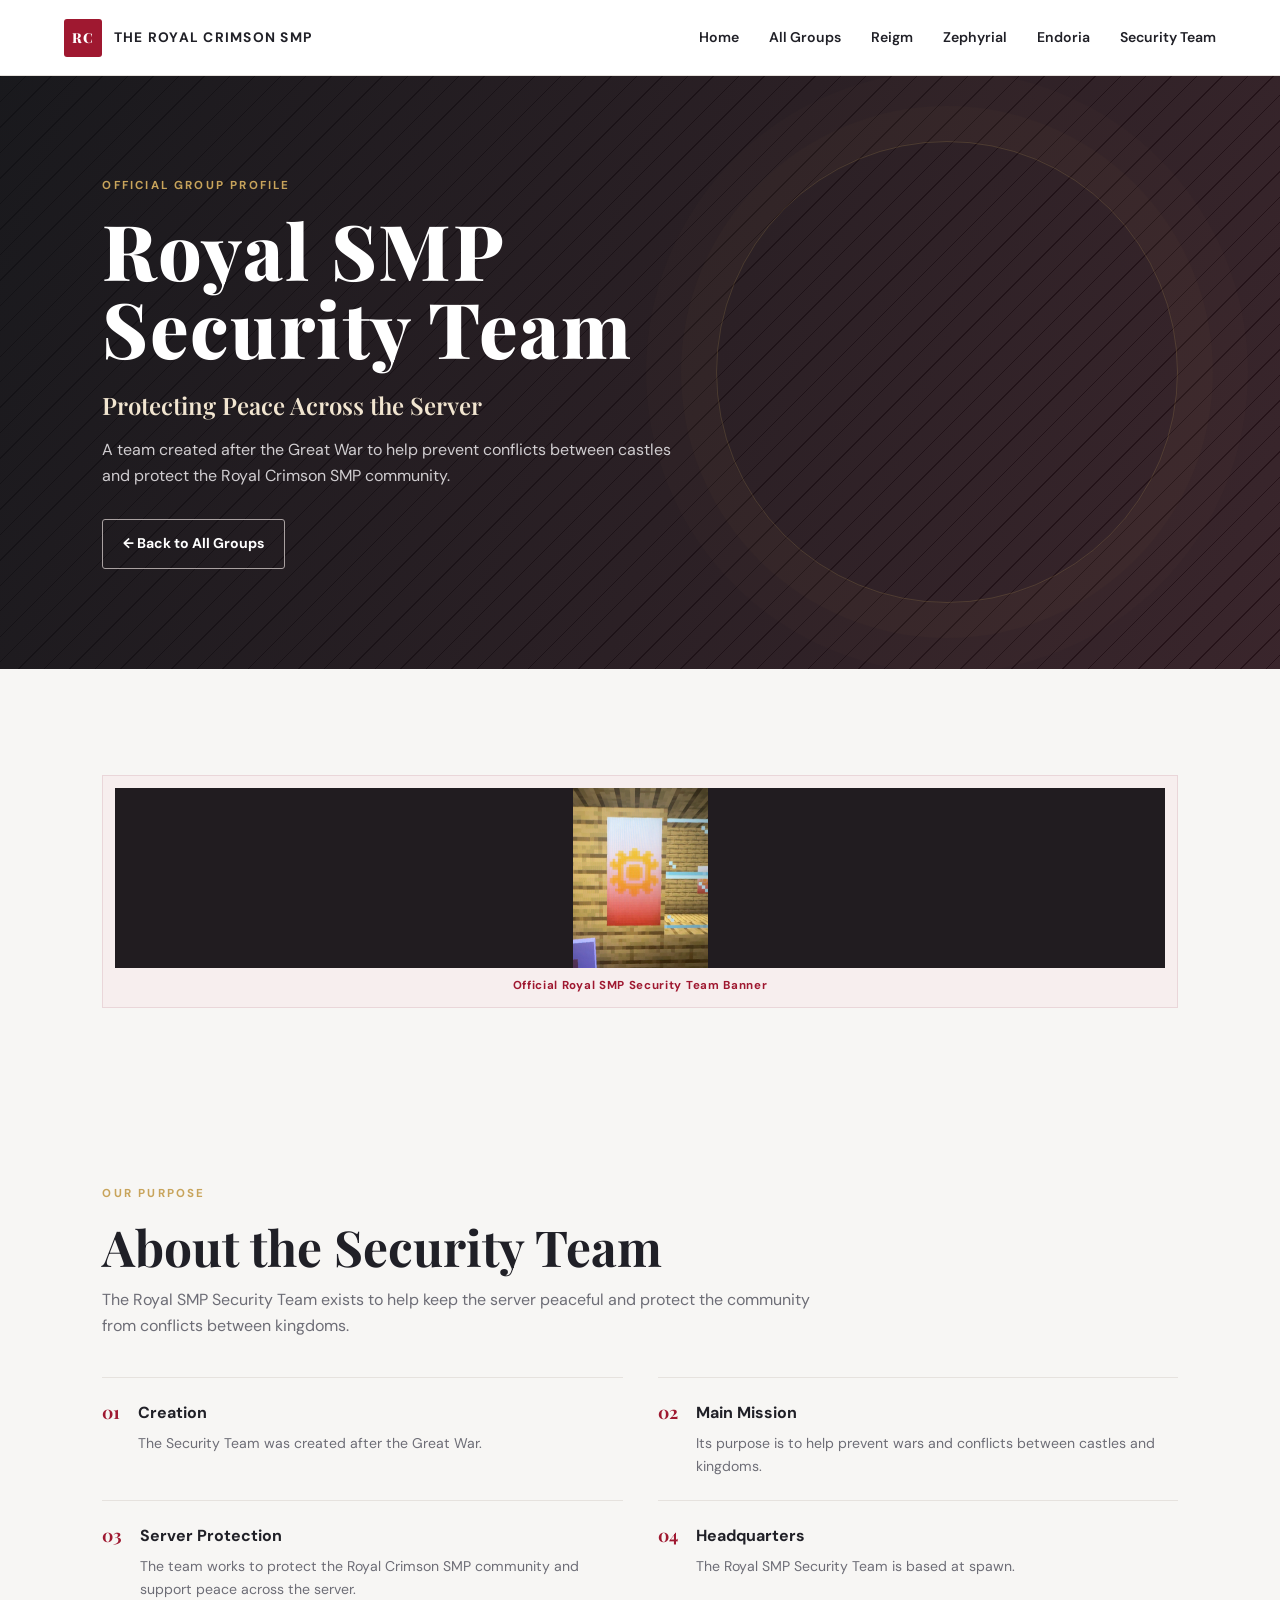
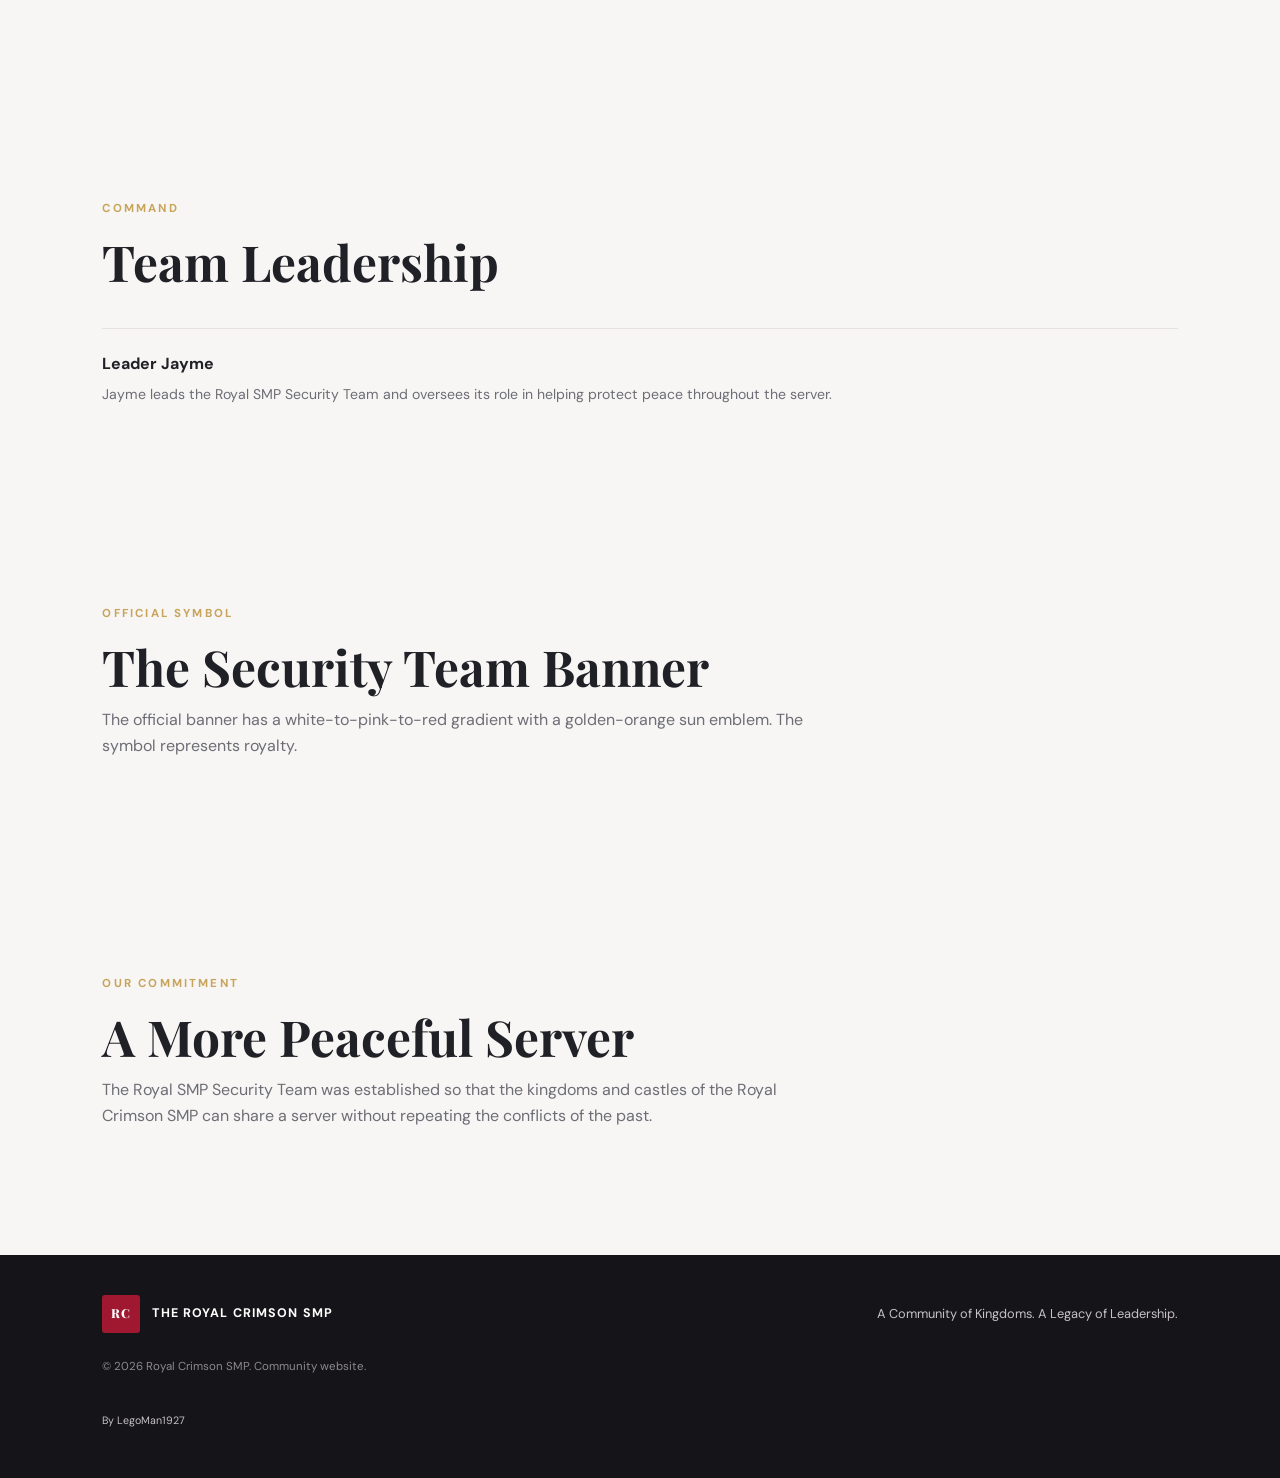
<file: security-team.html>
<!doctype html>
<html lang="en">
<head>
  <meta charset="utf-8">
  <meta name="viewport" content="width=device-width, initial-scale=1">
  <meta name="description" content="Learn about the Royal SMP Security Team, its mission, leadership, and history.">
  <title>Royal SMP Security Team | Royal Crimson SMP</title>
  <link rel="stylesheet" href="style.css">
</head>
<body>

<header class="site-header">
  <a class="brand" href="index.html">
    <span class="brand-mark">RC</span>
    <span>THE ROYAL CRIMSON SMP</span>
  </a>

  <button class="menu-toggle" aria-label="Toggle navigation" aria-expanded="false">☰</button>

  <nav class="nav" aria-label="Main navigation">
    <a href="index.html">Home</a>
    <a href="index.html#groups">All Groups</a>
    <a href="reigm-empire.html">Reigm</a>
    <a href="zephyrial-empire.html">Zephyrial</a>
    <a href="endoria.html">Endoria</a>
    <a href="security-team.html">Security Team</a>
  </nav>
</header>

<main>

  <section class="hero" style="min-height:340px">
    <div class="hero-content">
      <p class="eyebrow">OFFICIAL GROUP PROFILE</p>
      <h1>Royal SMP Security Team</h1>
      <p class="hero-subtitle">Protecting Peace Across the Server</p>
      <p class="hero-copy">
        A team created after the Great War to help prevent
        conflicts between castles and protect the Royal
        Crimson SMP community.
      </p>
      <div class="hero-actions">
        <a class="button button-outline" href="index.html#groups">← Back to All Groups</a>
      </div>
    </div>
  </section>

  <section class="section">
    <figure class="flag-display">
      <img
        src="royal-smp-security-team-banner 2.jpeg"
        alt="Official Royal SMP Security Team banner with a white-to-pink-to-red gradient and golden-orange sun">
      <figcaption>Official Royal SMP Security Team Banner</figcaption>
    </figure>
  </section>

  <section class="section">
    <div class="section-heading">
      <p class="eyebrow">OUR PURPOSE</p>
      <h2 class="section-title">About the Security Team</h2>
      <p>
        The Royal SMP Security Team exists to help keep
        the server peaceful and protect the community
        from conflicts between kingdoms.
      </p>
    </div>

    <div class="rules-grid">

      <article class="rule">
        <span>01</span>
        <div>
          <h3>Creation</h3>
          <p>
            The Security Team was created after the Great War.
          </p>
        </div>
      </article>

      <article class="rule">
        <span>02</span>
        <div>
          <h3>Main Mission</h3>
          <p>
            Its purpose is to help prevent wars and conflicts
            between castles and kingdoms.
          </p>
        </div>
      </article>

      <article class="rule">
        <span>03</span>
        <div>
          <h3>Server Protection</h3>
          <p>
            The team works to protect the Royal Crimson SMP
            community and support peace across the server.
          </p>
        </div>
      </article>

      <article class="rule">
        <span>04</span>
        <div>
          <h3>Headquarters</h3>
          <p>
            The Royal SMP Security Team is based at spawn.
          </p>
        </div>
      </article>

    </div>
  </section>

  <section class="section">
    <div class="section-heading">
      <p class="eyebrow">COMMAND</p>
      <h2 class="section-title">Team Leadership</h2>
    </div>

    <div class="rule">
      <div>
        <h3>Leader Jayme</h3>
        <p>
          Jayme leads the Royal SMP Security Team and
          oversees its role in helping protect peace
          throughout the server.
        </p>
      </div>
    </div>
  </section>

  <section class="section">
    <div class="section-heading">
      <p class="eyebrow">OFFICIAL SYMBOL</p>
      <h2 class="section-title">The Security Team Banner</h2>
      <p>
        The official banner has a white-to-pink-to-red
        gradient with a golden-orange sun emblem.
        The symbol represents royalty.
      </p>
    </div>
  </section>

  <section class="section">
    <div class="section-heading">
      <p class="eyebrow">OUR COMMITMENT</p>
      <h2 class="section-title">A More Peaceful Server</h2>
      <p>
        The Royal SMP Security Team was established so
        that the kingdoms and castles of the Royal Crimson
        SMP can share a server without repeating the
        conflicts of the past.
      </p>
    </div>
  </section>

</main>

<footer class="footer">
  <a class="brand" href="index.html">
    <span class="brand-mark">RC</span>
    <span>THE ROYAL CRIMSON SMP</span>
  </a>

  <p>A Community of Kingdoms. A Legacy of Leadership.</p>
  <small>© <span id="year"></span> Royal Crimson SMP. Community website.</small>
  <p><small>By LegoMan1927</small></p>
</footer>

<script src="script.js"></script>
</body>
</html>
</file>
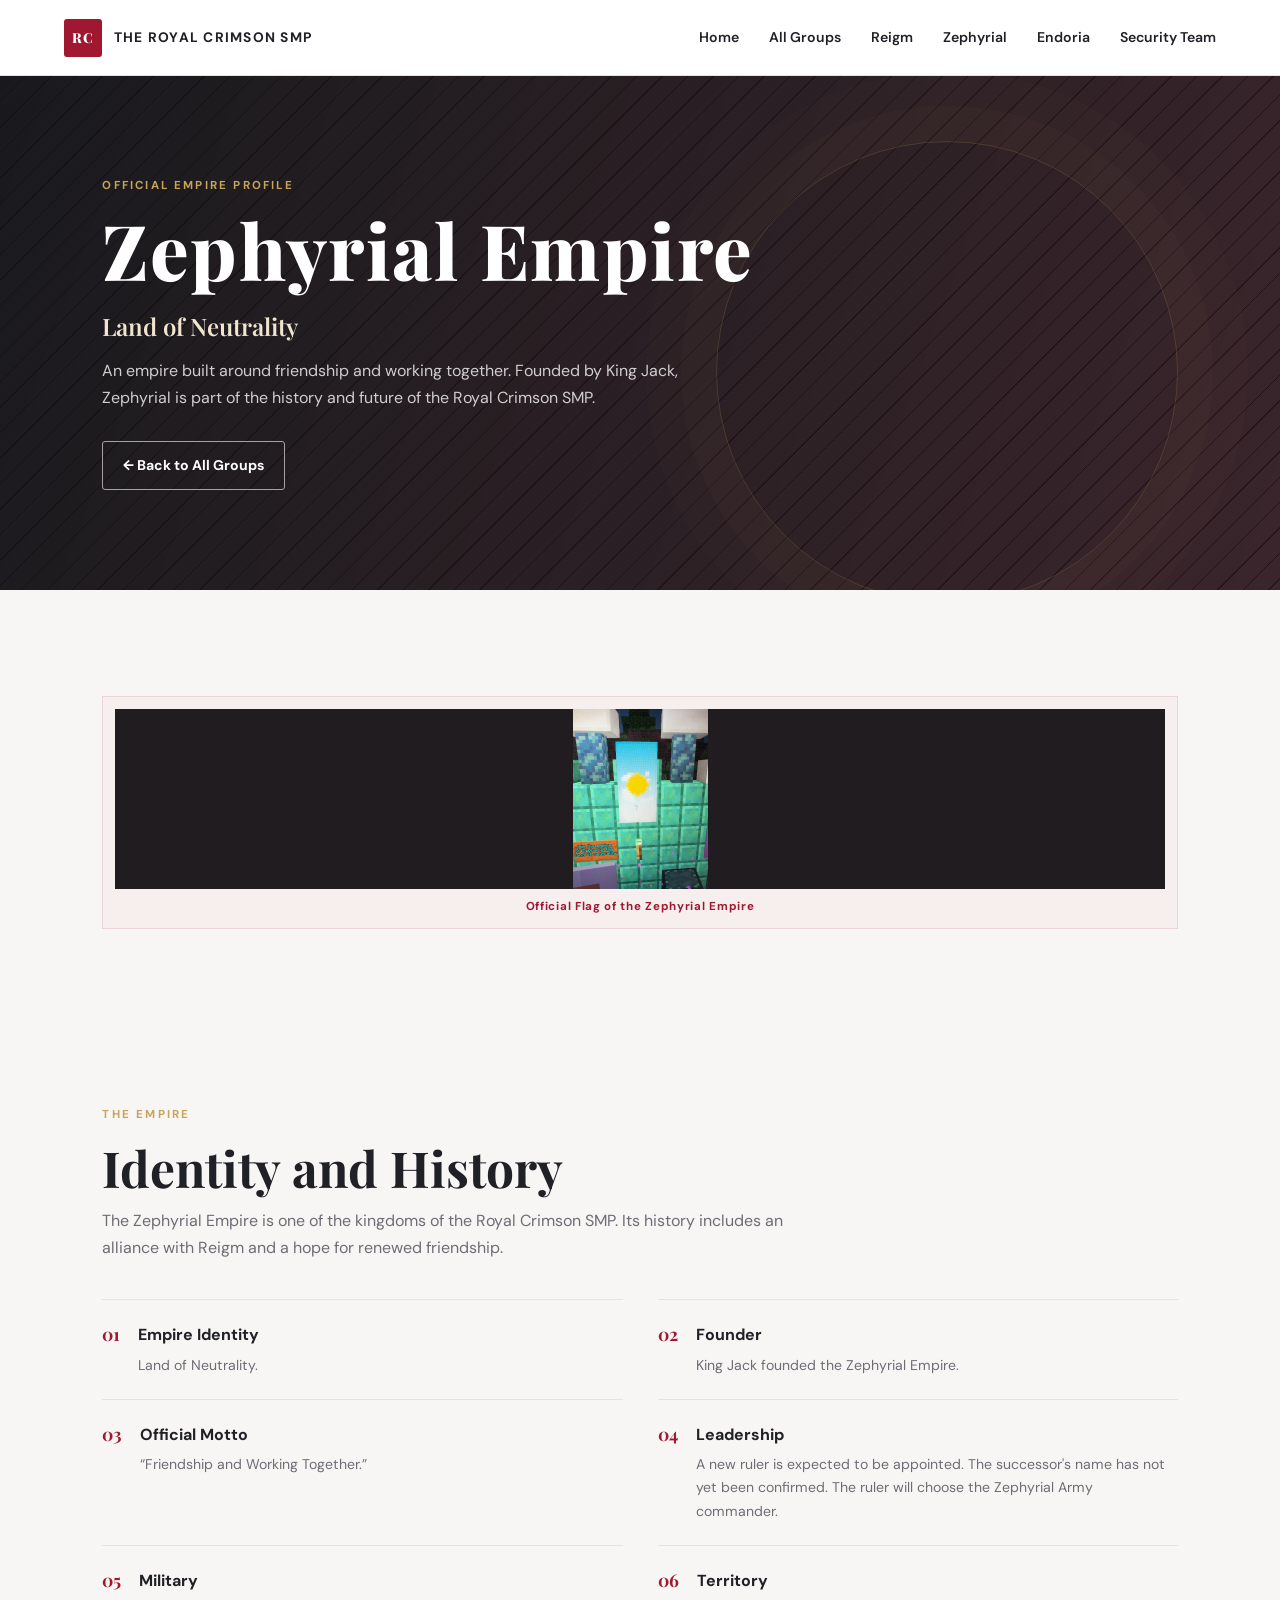
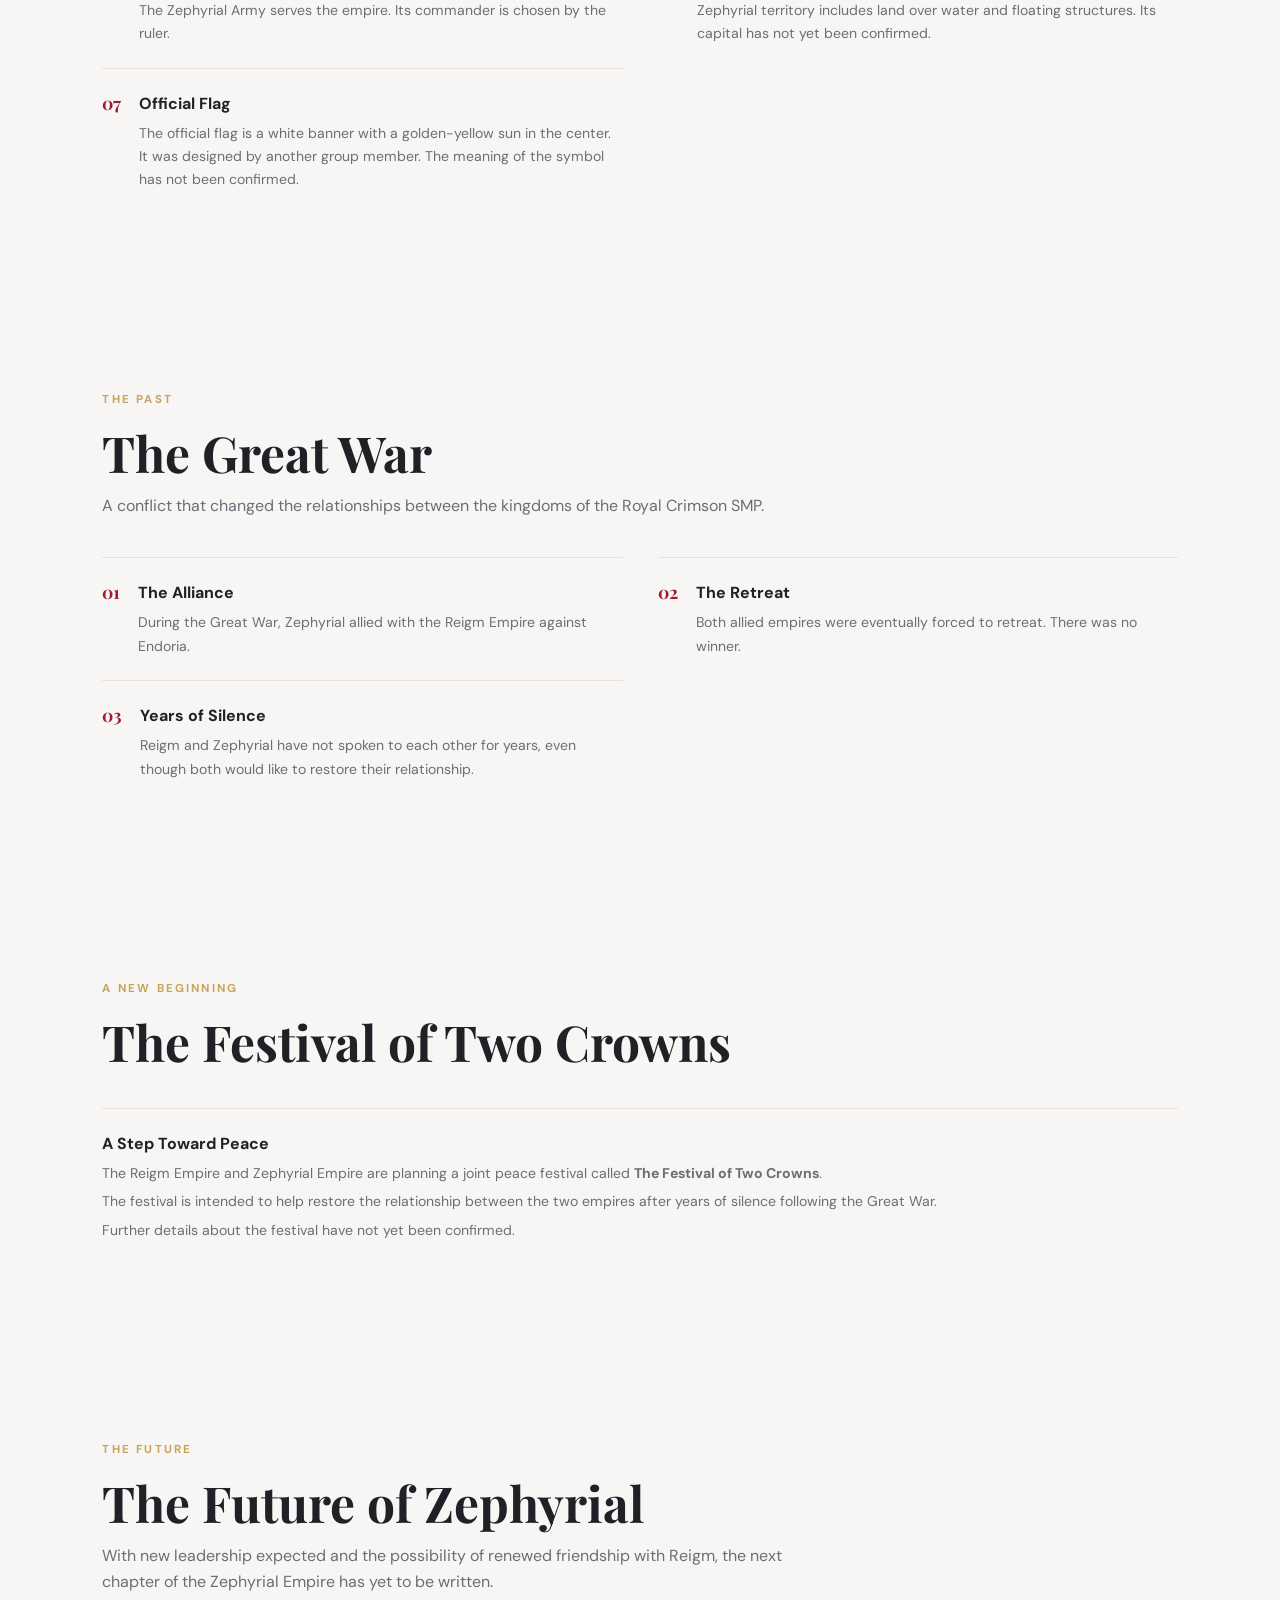
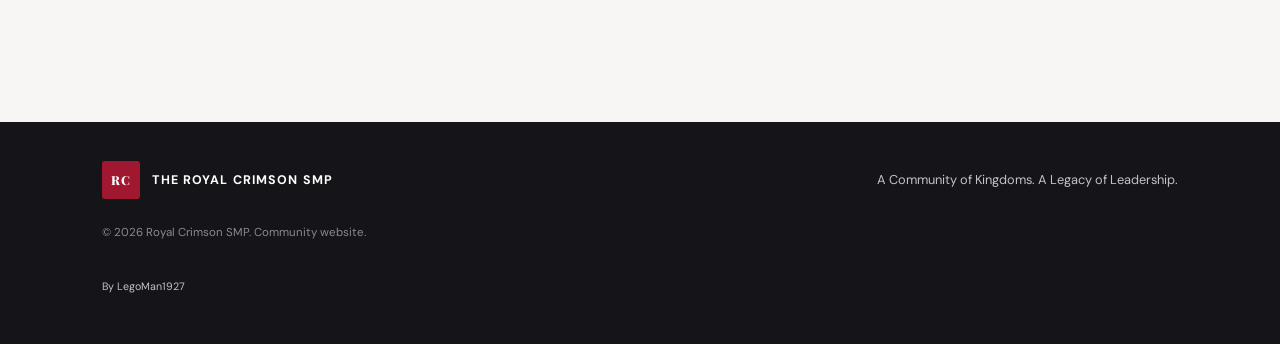
<file: zephyrial-empire.html>
<!doctype html>
<html lang="en">
<head>
  <meta charset="utf-8">
  <meta name="viewport" content="width=device-width, initial-scale=1">
  <meta name="description" content="Discover the history, leadership, territory, and alliances of the Zephyrial Empire in the Royal Crimson SMP.">
  <title>Zephyrial Empire | Royal Crimson SMP</title>
  <link rel="stylesheet" href="style.css">
</head>
<body>

<header class="site-header">
  <a class="brand" href="index.html">
    <span class="brand-mark">RC</span>
    <span>THE ROYAL CRIMSON SMP</span>
  </a>

  <button class="menu-toggle" aria-label="Toggle navigation" aria-expanded="false">☰</button>

  <nav class="nav" aria-label="Main navigation">
    <a href="index.html">Home</a>
    <a href="index.html#groups">All Groups</a>
    <a href="reigm-empire.html">Reigm</a>
    <a href="zephyrial-empire.html">Zephyrial</a>
    <a href="endoria.html">Endoria</a>
    <a href="security-team.html">Security Team</a>
  </nav>
</header>

<main>

  <section class="hero" style="min-height:340px">
    <div class="hero-content">
      <p class="eyebrow">OFFICIAL EMPIRE PROFILE</p>
      <h1>Zephyrial Empire</h1>
      <p class="hero-subtitle">Land of Neutrality</p>
      <p class="hero-copy">
        An empire built around friendship and working together.
        Founded by King Jack, Zephyrial is part of the history
        and future of the Royal Crimson SMP.
      </p>
      <div class="hero-actions">
        <a class="button button-outline" href="index.html#groups">← Back to All Groups</a>
      </div>
    </div>
  </section>

  <section class="section">
    <figure class="flag-display">
      <img
        src="77C5F3F1-02F2-4909-9609-2E83E7E13FF4.png"
        alt="Official Zephyrial Empire flag, a white banner with a golden-yellow sun">
      <figcaption>Official Flag of the Zephyrial Empire</figcaption>
    </figure>
  </section>

  <section class="section">
    <div class="section-heading">
      <p class="eyebrow">THE EMPIRE</p>
      <h2 class="section-title">Identity and History</h2>
      <p>
        The Zephyrial Empire is one of the kingdoms of the
        Royal Crimson SMP. Its history includes an alliance
        with Reigm and a hope for renewed friendship.
      </p>
    </div>

    <div class="rules-grid">

      <article class="rule">
        <span>01</span>
        <div>
          <h3>Empire Identity</h3>
          <p>Land of Neutrality.</p>
        </div>
      </article>

      <article class="rule">
        <span>02</span>
        <div>
          <h3>Founder</h3>
          <p>King Jack founded the Zephyrial Empire.</p>
        </div>
      </article>

      <article class="rule">
        <span>03</span>
        <div>
          <h3>Official Motto</h3>
          <p>“Friendship and Working Together.”</p>
        </div>
      </article>

      <article class="rule">
        <span>04</span>
        <div>
          <h3>Leadership</h3>
          <p>
            A new ruler is expected to be appointed.
            The successor's name has not yet been confirmed.
            The ruler will choose the Zephyrial Army commander.
          </p>
        </div>
      </article>

      <article class="rule">
        <span>05</span>
        <div>
          <h3>Military</h3>
          <p>
            The Zephyrial Army serves the empire.
            Its commander is chosen by the ruler.
          </p>
        </div>
      </article>

      <article class="rule">
        <span>06</span>
        <div>
          <h3>Territory</h3>
          <p>
            Zephyrial territory includes land over water
            and floating structures. Its capital has not
            yet been confirmed.
          </p>
        </div>
      </article>

      <article class="rule">
        <span>07</span>
        <div>
          <h3>Official Flag</h3>
          <p>
            The official flag is a white banner with a
            golden-yellow sun in the center. It was designed
            by another group member. The meaning of the
            symbol has not been confirmed.
          </p>
        </div>
      </article>

    </div>
  </section>

  <section class="section">
    <div class="section-heading">
      <p class="eyebrow">THE PAST</p>
      <h2 class="section-title">The Great War</h2>
      <p>
        A conflict that changed the relationships between
        the kingdoms of the Royal Crimson SMP.
      </p>
    </div>

    <div class="rules-grid">

      <article class="rule">
        <span>01</span>
        <div>
          <h3>The Alliance</h3>
          <p>
            During the Great War, Zephyrial allied with
            the Reigm Empire against Endoria.
          </p>
        </div>
      </article>

      <article class="rule">
        <span>02</span>
        <div>
          <h3>The Retreat</h3>
          <p>
            Both allied empires were eventually forced
            to retreat. There was no winner.
          </p>
        </div>
      </article>

      <article class="rule">
        <span>03</span>
        <div>
          <h3>Years of Silence</h3>
          <p>
            Reigm and Zephyrial have not spoken to each
            other for years, even though both would like
            to restore their relationship.
          </p>
        </div>
      </article>

    </div>
  </section>

  <section class="section">
    <div class="section-heading">
      <p class="eyebrow">A NEW BEGINNING</p>
      <h2 class="section-title">The Festival of Two Crowns</h2>
    </div>

    <div class="rule">
      <div>
        <h3>A Step Toward Peace</h3>
        <p>
          The Reigm Empire and Zephyrial Empire are planning
          a joint peace festival called
          <strong>The Festival of Two Crowns</strong>.
        </p>
        <p>
          The festival is intended to help restore the
          relationship between the two empires after years
          of silence following the Great War.
        </p>
        <p>
          Further details about the festival have not yet
          been confirmed.
        </p>
      </div>
    </div>
  </section>

  <section class="section">
    <div class="section-heading">
      <p class="eyebrow">THE FUTURE</p>
      <h2 class="section-title">The Future of Zephyrial</h2>
      <p>
        With new leadership expected and the possibility
        of renewed friendship with Reigm, the next chapter
        of the Zephyrial Empire has yet to be written.
      </p>
    </div>
  </section>

</main>

<footer class="footer">
  <a class="brand" href="index.html">
    <span class="brand-mark">RC</span>
    <span>THE ROYAL CRIMSON SMP</span>
  </a>

  <p>A Community of Kingdoms. A Legacy of Leadership.</p>
  <small>© <span id="year"></span> Royal Crimson SMP. Community website.</small>
  <p><small>By LegoMan1927</small></p>
</footer>

<script src="script.js"></script>
</body>
</html>
</file>
<file: style.css>
@import url('https://fonts.googleapis.com/css2?family=DM+Sans:wght@400;500;600;700&family=Playfair+Display:wght@600;700;800&display=swap');

/* =========================
   ROOT AND GENERAL STYLING
========================= */

:root {
  --crimson: #9f1830;
  --deep: #17171b;
  --ink: #202027;
  --muted: #6d6d76;
  --gold: #c8a45b;
  --paper: #f7f6f4;
  --white: #fff;
  --line: #e6e2de;
}

* {
  box-sizing: border-box;
}

html {
  scroll-behavior: smooth;
  scroll-padding-top: 90px;
}

body {
  margin: 0;
  background: var(--paper);
  color: var(--ink);
  font-family: 'DM Sans', Arial, sans-serif;
  line-height: 1.65;
}

a {
  color: inherit;
  text-decoration: none;
}

/* =========================
   HEADER AND NAVIGATION
========================= */

.site-header {
  height: 76px;
  padding: 0 max(5vw, 24px);
  display: flex;
  align-items: center;
  justify-content: space-between;
  background: #fff;
  border-bottom: 1px solid var(--line);
  position: sticky;
  top: 0;
  z-index: 10;
}

.brand {
  display: flex;
  align-items: center;
  gap: 12px;
  font-weight: 700;
  font-size: .86rem;
  letter-spacing: .09em;
}

.brand-mark {
  width: 38px;
  height: 38px;
  background: var(--crimson);
  color: #fff;
  display: grid;
  place-items: center;
  font-family: 'Playfair Display', serif;
  font-weight: 800;
  border-radius: 3px;
}

.nav {
  display: flex;
  gap: 30px;
  font-size: .88rem;
  font-weight: 600;
}

.nav a:hover {
  color: var(--crimson);
}

.menu-toggle {
  display: none;
  background: none;
  border: 0;
  font-size: 1.5rem;
}

/* =========================
   HERO SECTION
========================= */

.hero {
  min-height: 590px;
  background:
    linear-gradient(110deg, rgba(18,18,22,.97), rgba(39,17,24,.91)),
    repeating-linear-gradient(135deg, #222 0 1px, transparent 1px 18px);
  color: #fff;
  padding: 100px max(8vw, 28px);
  display: flex;
  align-items: center;
  justify-content: space-between;
  position: relative;
  overflow: hidden;
}

.hero:after {
  content: "";
  position: absolute;
  width: 460px;
  height: 460px;
  border: 1px solid rgba(200,164,91,.2);
  border-radius: 50%;
  right: 8%;
  top: 65px;
  box-shadow:
    0 0 0 35px rgba(200,164,91,.025),
    0 0 0 70px rgba(200,164,91,.02);
}

.hero-content {
  max-width: 720px;
  position: relative;
  z-index: 1;
}

.eyebrow {
  font-size: .72rem;
  font-weight: 700;
  letter-spacing: .19em;
  color: var(--gold);
  margin: 0 0 15px;
}

.hero h1 {
  font: 800 clamp(2.7rem,6vw,5.3rem)/1.02 'Playfair Display', Georgia, serif;
  letter-spacing: .02em;
  margin: 0;
}

.hero h1 span {
  color: #d64a60;
}

.hero-subtitle {
  font: 600 clamp(1.1rem,2vw,1.5rem) 'Playfair Display', Georgia, serif;
  color: #f1e5d0;
  margin: 22px 0 10px;
}

.hero-copy {
  color: #d0cdd0;
  max-width: 600px;
}

.hero-actions {
  display: flex;
  gap: 14px;
  flex-wrap: wrap;
  margin-top: 30px;
}

.button {
  padding: 12px 20px;
  border-radius: 3px;
  font-weight: 700;
  font-size: .88rem;
}

.button-primary {
  background: var(--crimson);
  color: #fff;
}

.button-outline {
  border: 1px solid #a9a1a1;
  color: #fff;
}

.hero-seal {
  z-index: 1;
  width: 160px;
  height: 160px;
  border: 2px solid rgba(200,164,91,.55);
  border-radius: 50%;
  display: flex;
  flex-direction: column;
  align-items: center;
  justify-content: center;
  color: var(--gold);
  margin-right: 7%;
  transform: rotate(-8deg);
}

.hero-seal span {
  font: 800 3rem 'Playfair Display', serif;
}

.hero-seal small {
  text-align: center;
  letter-spacing: .2em;
  font-size: .55rem;
  line-height: 1.3;
}

/* =========================
   GENERAL SECTIONS
========================= */

.section {
  padding: 88px max(8vw, 28px);
}

.section-heading {
  max-width: 720px;
  margin-bottom: 38px;
}

.section-heading h2,
.history h2,
.join-section h2 {
  font: 700 clamp(2rem,4vw,3.1rem)/1.15 'Playfair Display', Georgia, serif;
  margin: 0 0 12px;
}

.section-heading > p:last-child {
  color: var(--muted);
  margin: 0;
}

/* =========================
   INTRODUCTION
========================= */

.intro {
  max-width: 1100px;
  margin: auto;
}

.intro .lead {
  font: 600 1.35rem/1.5 'Playfair Display', Georgia, serif;
  max-width: 800px;
}

.intro > p:last-child {
  max-width: 800px;
  color: var(--muted);
}

/* =========================
   KINGDOM GROUP CARDS
========================= */

.groups-section {
  background: #fff;
}

.group-grid {
  display: grid;
  grid-template-columns: repeat(2, minmax(0, 1fr));
  gap: 20px;
}

.group-card {
  border: 1px solid var(--line);
  padding: 25px;
  background: #fff;
  min-height: 340px;
}

.group-card.featured {
  border-top: 4px solid var(--crimson);
}

.card-top {
  display: flex;
  justify-content: space-between;
  align-items: center;
}

.card-index {
  font-size: .75rem;
  font-weight: 700;
  color: var(--gold);
  letter-spacing: .15em;
}

.status {
  font-size: .68rem;
  color: #28664b;
  background: #eaf4ee;
  padding: 5px 9px;
  border-radius: 2px;
}

.status.pending {
  color: #8a6422;
  background: #f7f0df;
}

.group-card h3 {
  font: 700 1.65rem 'Playfair Display', serif;
  margin: 17px 0 0;
}

.group-tagline {
  color: var(--crimson);
  font-weight: 700;
  font-size: .86rem;
  margin: 2px 0 10px;
}

.group-card > p:not(.group-tagline) {
  color: var(--muted);
  font-size: .9rem;
}

.group-card dl {
  border-top: 1px solid var(--line);
  padding-top: 12px;
  margin-top: 18px;
}

.group-card dl div {
  display: flex;
  gap: 10px;
  font-size: .82rem;
  margin: 5px 0;
}

.group-card dt {
  color: var(--muted);
  width: 75px;
}

.group-card dd {
  margin: 0;
  font-weight: 700;
}

/* =========================
   FLAGS AND SYMBOLS
========================= */

.flag-placeholder {
  height: 94px;
  background: #f7eeee;
  border: 1px dashed #bd9299;
  display: flex;
  flex-direction: column;
  align-items: center;
  justify-content: center;
  color: var(--crimson);
  font-size: .7rem;
  font-weight: 700;
  letter-spacing: .13em;
  margin-top: 18px;
}

.flag-placeholder small {
  font-size: .65rem;
  letter-spacing: 0;
  color: var(--muted);
  font-weight: 400;
}

.symbol {
  height: 94px;
  margin-top: 18px;
  background: #f3f1ee;
  display: grid;
  place-items: center;
  color: var(--crimson);
  font: 700 3rem 'Playfair Display', serif;
}

.symbol.shield {
  font-size: 2.5rem;
}

.flag-display {
  margin: 18px 0 0;
  background: #f7eeee;
  border: 1px solid #ead6d9;
  padding: 12px;
}

.flag-display img {
  display: block;
  width: 100%;
  height: 180px;
  object-fit: contain;
  background: #211c20;
}

.flag-display figcaption {
  font-size: .72rem;
  font-weight: 700;
  color: var(--crimson);
  text-align: center;
  padding-top: 8px;
  letter-spacing: .06em;
}

/* =========================
   HISTORY SECTION
========================= */

.history {
  background: var(--deep);
  color: #fff;
  display: flex;
  justify-content: space-between;
  align-items: center;
  gap: 40px;
}

.history-copy {
  max-width: 650px;
}

.history-copy p:last-child {
  color: #c8c5c8;
}

.history-date {
  border-left: 2px solid var(--gold);
  padding: 10px 0 10px 30px;
  min-width: 210px;
}

.history-date strong {
  display: block;
  color: var(--gold);
  font: 700 3.7rem 'Playfair Display', serif;
}

.history-date span {
  color: #d3d0d2;
  font-size: .85rem;
}

/* =========================
   RULES
========================= */

.rules-grid {
  display: grid;
  grid-template-columns: repeat(2, minmax(0, 1fr));
  gap: 0 35px;
}

.rule {
  display: flex;
  gap: 18px;
  padding: 22px 0;
  border-top: 1px solid var(--line);
}

.rule > span {
  font: 700 1.1rem 'Playfair Display', serif;
  color: var(--crimson);
}

.rule h3 {
  margin: 0;
  font-size: 1rem;
}

.rule p {
  margin: 5px 0 0;
  color: var(--muted);
  font-size: .88rem;
}

/* =========================
   JOIN SECTION
========================= */

.join-section {
  background: #f0e9e7;
  display: grid;
  grid-template-columns: 1fr 1fr;
  gap: 55px;
}

.join-section > div:first-child > p:last-child {
  color: var(--muted);
}

.join-steps > div {
  display: flex;
  align-items: flex-start;
  gap: 15px;
  padding: 12px 0;
  border-bottom: 1px solid #ddd2cf;
}

.join-steps > div span {
  width: 28px;
  height: 28px;
  flex: none;
  border-radius: 50%;
  display: grid;
  place-items: center;
  background: var(--crimson);
  color: #fff;
  font-weight: 700;
  font-size: .8rem;
}

.join-steps > div p {
  margin: 0;
  font-size: .9rem;
}

.privacy-note {
  font-size: .78rem;
  color: var(--muted);
  font-style: italic;
}

/* =========================
   COMMUNITY AND SOCIAL LINKS
========================= */

.community {
  background: #fff;
}

.social-links {
  display: grid;
  grid-template-columns: repeat(3, 1fr);
  gap: 15px;
}

.social-links a {
  display: flex;
  align-items: center;
  gap: 13px;
  padding: 18px;
  border: 1px solid var(--line);
  transition: .2s;
}

.social-links a:hover {
  border-color: var(--crimson);
  transform: translateY(-2px);
}

.social-links a > span {
  font-size: 1.6rem;
  color: var(--crimson);
}

.social-links strong,
.social-links small {
  display: block;
}

.social-links small {
  font-size: .75rem;
  color: var(--muted);
}

.social-links b {
  margin-left: auto;
  color: var(--gold);
}

/* =========================
   GALLERY
========================= */

.gallery-grid {
  display: grid;
  grid-template-columns: repeat(3, minmax(0, 1fr));
  gap: 20px;
  align-items: start;
}

.gallery-photo {
  margin: 0;
  min-width: 0;
  background: #211c20;
  color: #fff;
  overflow: hidden;
  border: 1px solid #81502e;
  border-radius: 8px;
}

.gallery-photo img {
  display: block;
  width: 100%;
  height: 300px;
  object-fit: contain;
  object-position: center;
  background: #12090e;
  cursor: zoom-in;
}

.gallery-photo figcaption {
  padding: 14px 17px;
  text-align: center;
}

.gallery-photo figcaption strong,
.gallery-photo figcaption small {
  display: block;
}

.gallery-photo figcaption strong {
  font: 600 1.08rem 'Playfair Display', Georgia, serif;
}

.gallery-photo figcaption small {
  font-size: .75rem;
  color: #c8c0c4;
  margin-top: 3px;
}

.gallery-slot {
  min-height: 300px;
  background: linear-gradient(135deg, #2b2428, #5a2734);
  color: #fff;
  display: flex;
  flex-direction: column;
  justify-content: flex-end;
  padding: 20px;
  position: relative;
  border-radius: 8px;
}

.gallery-slot span {
  position: absolute;
  top: 15px;
  left: 18px;
  color: var(--gold);
  font-size: .75rem;
}

.gallery-slot strong {
  font: 600 1.2rem 'Playfair Display', serif;
}

.gallery-slot small {
  color: #d4cbd0;
}

/* =========================
   FOOTER
========================= */

.footer {
  background: #151519;
  color: #fff;
  padding: 35px max(8vw, 28px);
  display: flex;
  align-items: center;
  justify-content: space-between;
  gap: 20px;
  flex-wrap: wrap;
}

.footer p {
  color: #c6c1c4;
  font-size: .8rem;
}

.footer > small {
  width: 100%;
  color: #8d888c;
  font-size: .72rem;
}

.footer .brand {
  font-size: .78rem;
}

/* =========================
   MOBILE RESPONSIVENESS
========================= */

@media (max-width: 760px) {

  .site-header {
    height: 68px;
  }

  .menu-toggle {
    display: block;
    color: var(--ink);
  }

  .nav {
    display: none;
    position: absolute;
    top: 68px;
    left: 0;
    right: 0;
    background: #fff;
    padding: 18px 25px;
    flex-direction: column;
    gap: 15px;
    border-bottom: 1px solid var(--line);
  }

  .nav.open {
    display: flex;
  }

  .hero {
    min-height: 540px;
    padding-top: 75px;
    padding-bottom: 75px;
  }

  .hero-seal {
    display: none;
  }

  .section {
    padding: 65px 24px;
  }

  .group-grid,
  .rules-grid,
  .join-section {
    grid-template-columns: 1fr;
  }

  .history {
    align-items: flex-start;
    flex-direction: column;
  }

  .social-links {
    grid-template-columns: 1fr;
  }

  .gallery-grid {
    grid-template-columns: 1fr;
  }

  .gallery-photo img {
    height: 260px;
  }

  .gallery-slot {
    min-height: 220px;
  }

  .footer {
    align-items: flex-start;
    flex-direction: column;
  }

  .footer > small {
    width: auto;
  }
}
</file>
